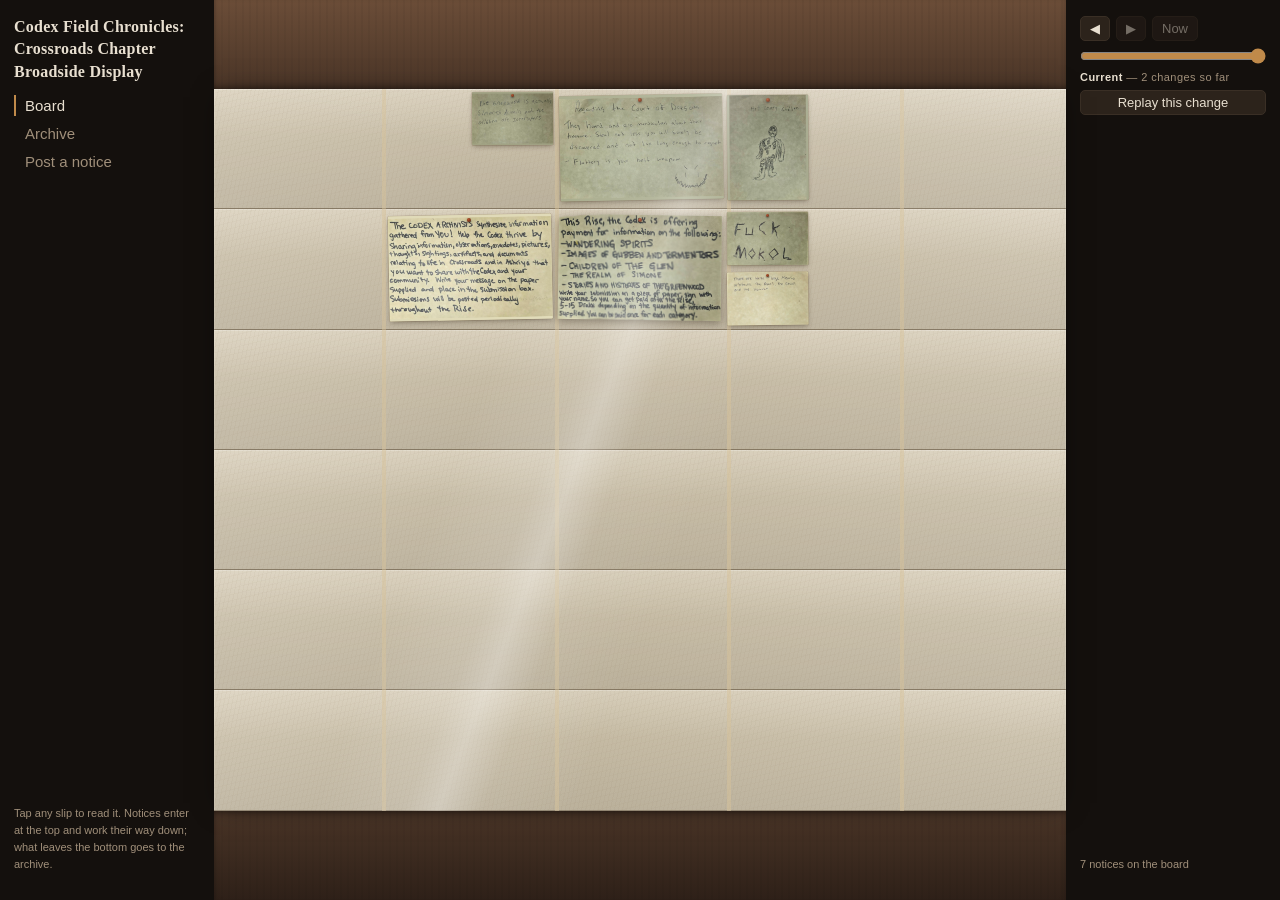
<file: index.html>
<!DOCTYPE html>
<html lang="en">
<head>
<meta charset="utf-8">
<meta name="viewport" content="width=device-width, initial-scale=1, viewport-fit=cover">
<title>Codex Field Chronicles: Crossroads Chapter — Broadside Display</title>
<meta name="description" content="The public noticeboard of the Codex Field Chronicles, Crossroads Chapter.">
<link rel="stylesheet" href="assets/style.css">
<script src="assets/viewport.js"></script>
</head>
<body class="stage-page">

<div class="stage">

  <aside class="siderail left">
    <p class="brand" id="brand"><span class="bline">Codex Field Chronicles:</span><span class="bline">Crossroads Chapter —</span><span class="bline">Broadside Display</span></p>
    <nav class="railnav">
      <a href="index.html" aria-current="page">Board</a>
      <a href="archive.html">Archive</a>
      <a id="submitLink" href="#" hidden>Post a notice</a>
    </nav>
    <div class="railspace"></div>
    <p class="railnote">
      Tap any slip to read it. Notices enter at the top and work their way down;
      what leaves the bottom goes to the archive.
    </p>
  </aside>

  <div class="prop">
    <div class="rail top"></div>
    <div class="field">
      <div class="slats" id="slats"></div>
      <div class="plexi"></div>
    </div>
    <div class="rail bot"></div>
  </div>

  <aside class="siderail right">
    <div class="history" id="history" hidden>
      <div class="hrow">
        <button id="hPrev" title="Earlier state">◀</button>
        <button id="hNext" title="Later state">▶</button>
        <button id="hNow" title="Jump to the current board">Now</button>
      </div>
      <input type="range" id="hRange" min="0" max="1" value="1" aria-label="Board history">
      <div class="hlabel" id="hLabel"></div>
      <button id="replay" title="Play the slat change into this state">Replay this change</button>
    </div>
    <div class="railspace"></div>
    <p class="railnote" id="status"></p>
  </aside>

</div>

<script src="assets/layout.js"></script>
<script src="assets/tone.js"></script>
<script src="assets/slip.js"></script>
<script src="assets/board.js"></script>
</body>
</html>
</file>
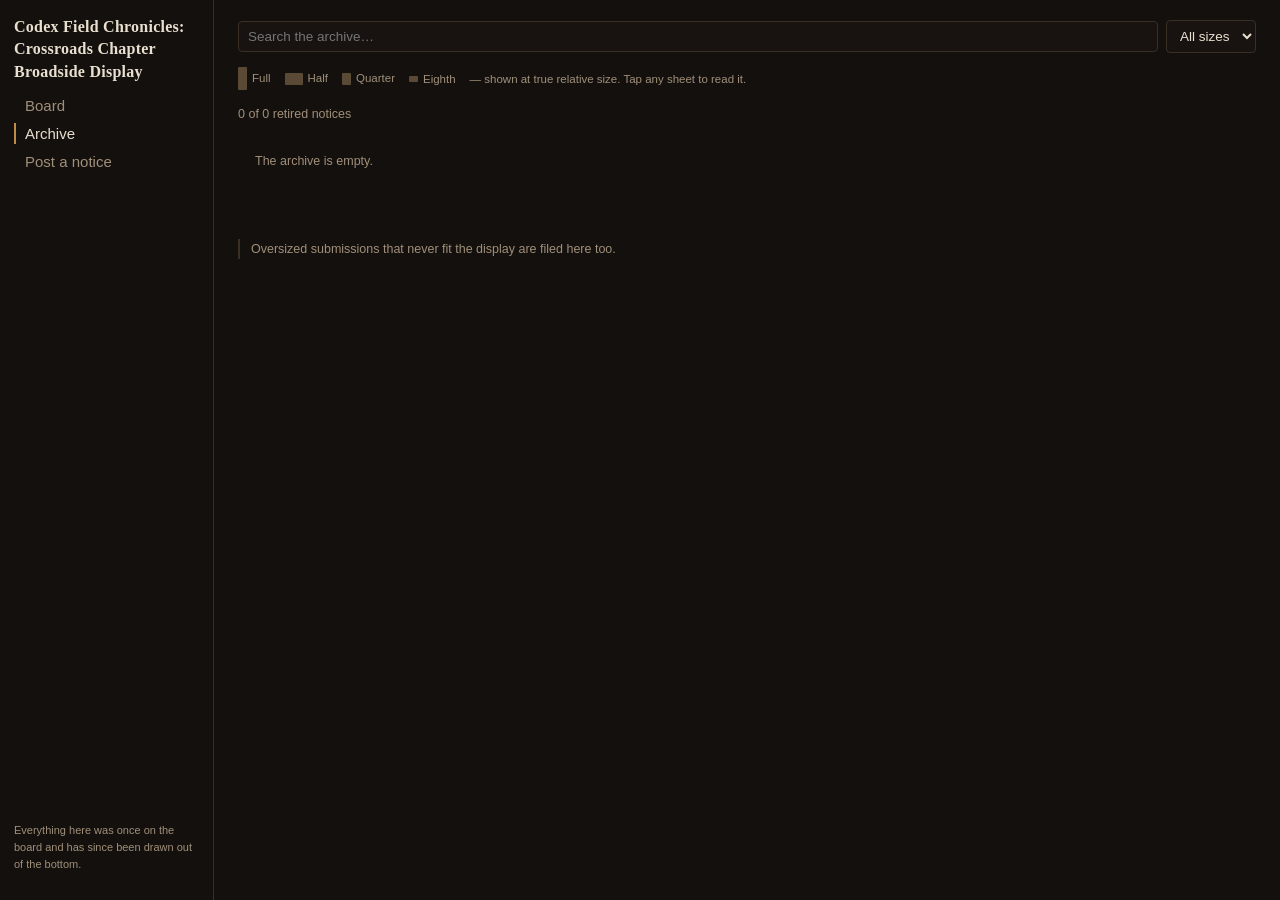
<file: archive.html>
<!DOCTYPE html>
<html lang="en">
<head>
<meta charset="utf-8">
<meta name="viewport" content="width=device-width, initial-scale=1, viewport-fit=cover">
<title>Archive · Codex Field Chronicles, Crossroads Chapter</title>
<link rel="stylesheet" href="assets/style.css">
<script src="assets/viewport.js"></script>
<style>
  .tools{ display:flex; gap:8px; flex-wrap:wrap; align-items:center; margin-bottom:14px; }
  .tools input[type=text]{ flex:1 1 220px; }
  .tools select{ width:auto; flex:0 0 auto; }

  /* Retired slips are shown at their real relative sizes. The grid cell is
     one Eighth — 4.25in x 2.75in — and everything else spans whole cells:
       Eighth  1 x 1      Quarter 1 x 2
       Half    2 x 2      Full    2 x 4
     Type stays the same size on every card, so a bigger sheet genuinely
     holds more rather than the same content shrunk down. */
  :root{ --cell: 132px; }
  @media (max-width:520px){ :root{ --cell: 108px; } }
  #grid{
    display:grid;
    grid-template-columns:repeat(auto-fill, var(--cell));
    grid-auto-rows:calc(var(--cell) * 0.647059);   /* 2.75 ÷ 4.25 */
    grid-auto-flow:row dense;
    gap:10px;
    justify-content:center;
  }
  .acard{
    position:relative; overflow:hidden; cursor:pointer; text-align:left;
    background:linear-gradient(158deg,var(--paper),var(--paper-2) 70%,#ddd0b2);
    color:var(--ink); font-family:var(--serif);
    padding:9px 10px 10px; border:0; border-radius:2px;
    box-shadow:0 3px 10px -4px rgba(0,0,0,.7);
    display:flex; flex-direction:column;
  }
  .acard:focus-visible{ outline:2px solid var(--accent); outline-offset:2px; }
  .acard.sz-eighth { grid-column:span 1; grid-row:span 1; padding:6px 7px 7px; }
  .acard.sz-quarter{ grid-column:span 1; grid-row:span 2; }
  .acard.sz-half   { grid-column:span 2; grid-row:span 2; }
  .acard.sz-full   { grid-column:span 2; grid-row:span 4; }

  .acard .ameta{ flex:0 0 auto; font-family:var(--sans); font-size:9px; letter-spacing:.10em;
                 text-transform:uppercase; color:var(--ink-soft); }
  .acard h3{ flex:0 0 auto; margin:3px 0 4px; font-size:13.5px; font-weight:600; line-height:1.25; }
  .acard p{ flex:1 1 auto; margin:0; font-size:12px; line-height:1.45;
            color:var(--ink-soft); white-space:pre-wrap; overflow:hidden; min-height:0; }
  /* Type is deliberately identical on every card. A smaller sheet holds less
     — it does not hold the same thing shrunk down. Overflow is clipped with
     a fade and the whole notice is a tap away. */
  .acard.has-img{ padding:0; background:var(--slip-paper, var(--paper)); }
  .acard.has-img img{ position:absolute; inset:0; width:100%; height:100%;
                      object-fit:contain; object-position:center; }
  /* a cut-out is its own sheet here too — no parchment card behind it */
  .acard.bare{ background:none; box-shadow:none; overflow:visible; }
  .acard.bare img{ inset:0; width:100%; height:100%;
                   filter:drop-shadow(0 3px 8px rgba(0,0,0,.6)); }
  /* anything clipped fades out rather than being cut mid-letter */
  .acard:not(.has-img)::after{
    content:""; position:absolute; left:0; right:0; bottom:0; height:16px;
    background:linear-gradient(180deg, rgba(233,222,196,0), rgba(230,219,192,.95));
    pointer-events:none;
  }
  .legend{ display:flex; gap:14px; flex-wrap:wrap; align-items:center;
           font-size:11.5px; color:var(--dim); margin:0 0 14px; }
  .legend i{ display:inline-block; background:#5a4a35; vertical-align:middle;
             margin-right:5px; border-radius:1px; }
</style>
</head>
<body>
<div class="railpage">

  <aside class="siderail left">
    <p class="brand" id="brand"><span class="bline">Codex Field Chronicles:</span><span class="bline">Crossroads Chapter —</span><span class="bline">Broadside Display</span></p>
    <nav class="railnav">
      <a href="index.html">Board</a>
      <a href="archive.html" aria-current="page">Archive</a>
      <a id="submitLink" href="#" hidden>Post a notice</a>
    </nav>
    <div class="railspace"></div>
    <p class="railnote">
      Everything here was once on the board and has since been drawn out of the bottom.
    </p>
  </aside>

  <div class="pagebody">

  <div class="tools">
    <input type="text" id="q" placeholder="Search the archive…" aria-label="Search the archive">
    <select id="sizeFilter" aria-label="Filter by size">
      <option value="">All sizes</option>
      <option value="full">Full</option>
      <option value="half">Half</option>
      <option value="quarter">Quarter</option>
      <option value="eighth">Eighth</option>
    </select>
  </div>

  <p class="legend">
    <span><i style="width:9px;height:23px"></i>Full</span>
    <span><i style="width:18px;height:12px"></i>Half</span>
    <span><i style="width:9px;height:12px"></i>Quarter</span>
    <span><i style="width:9px;height:6px"></i>Eighth</span>
    <span>— shown at true relative size. Tap any sheet to read it.</span>
  </p>

  <p id="count" class="muted" style="margin:0 0 14px"></p>
  <div id="grid"></div>

  <p class="note">
    Oversized submissions that never fit the display are filed here too.
  </p>

  </div>
</div>
<script src="assets/layout.js"></script>
<script src="assets/tone.js"></script>
<script src="assets/slip.js"></script>
<script src="assets/archive.js"></script>
</body>
</html>
</file>
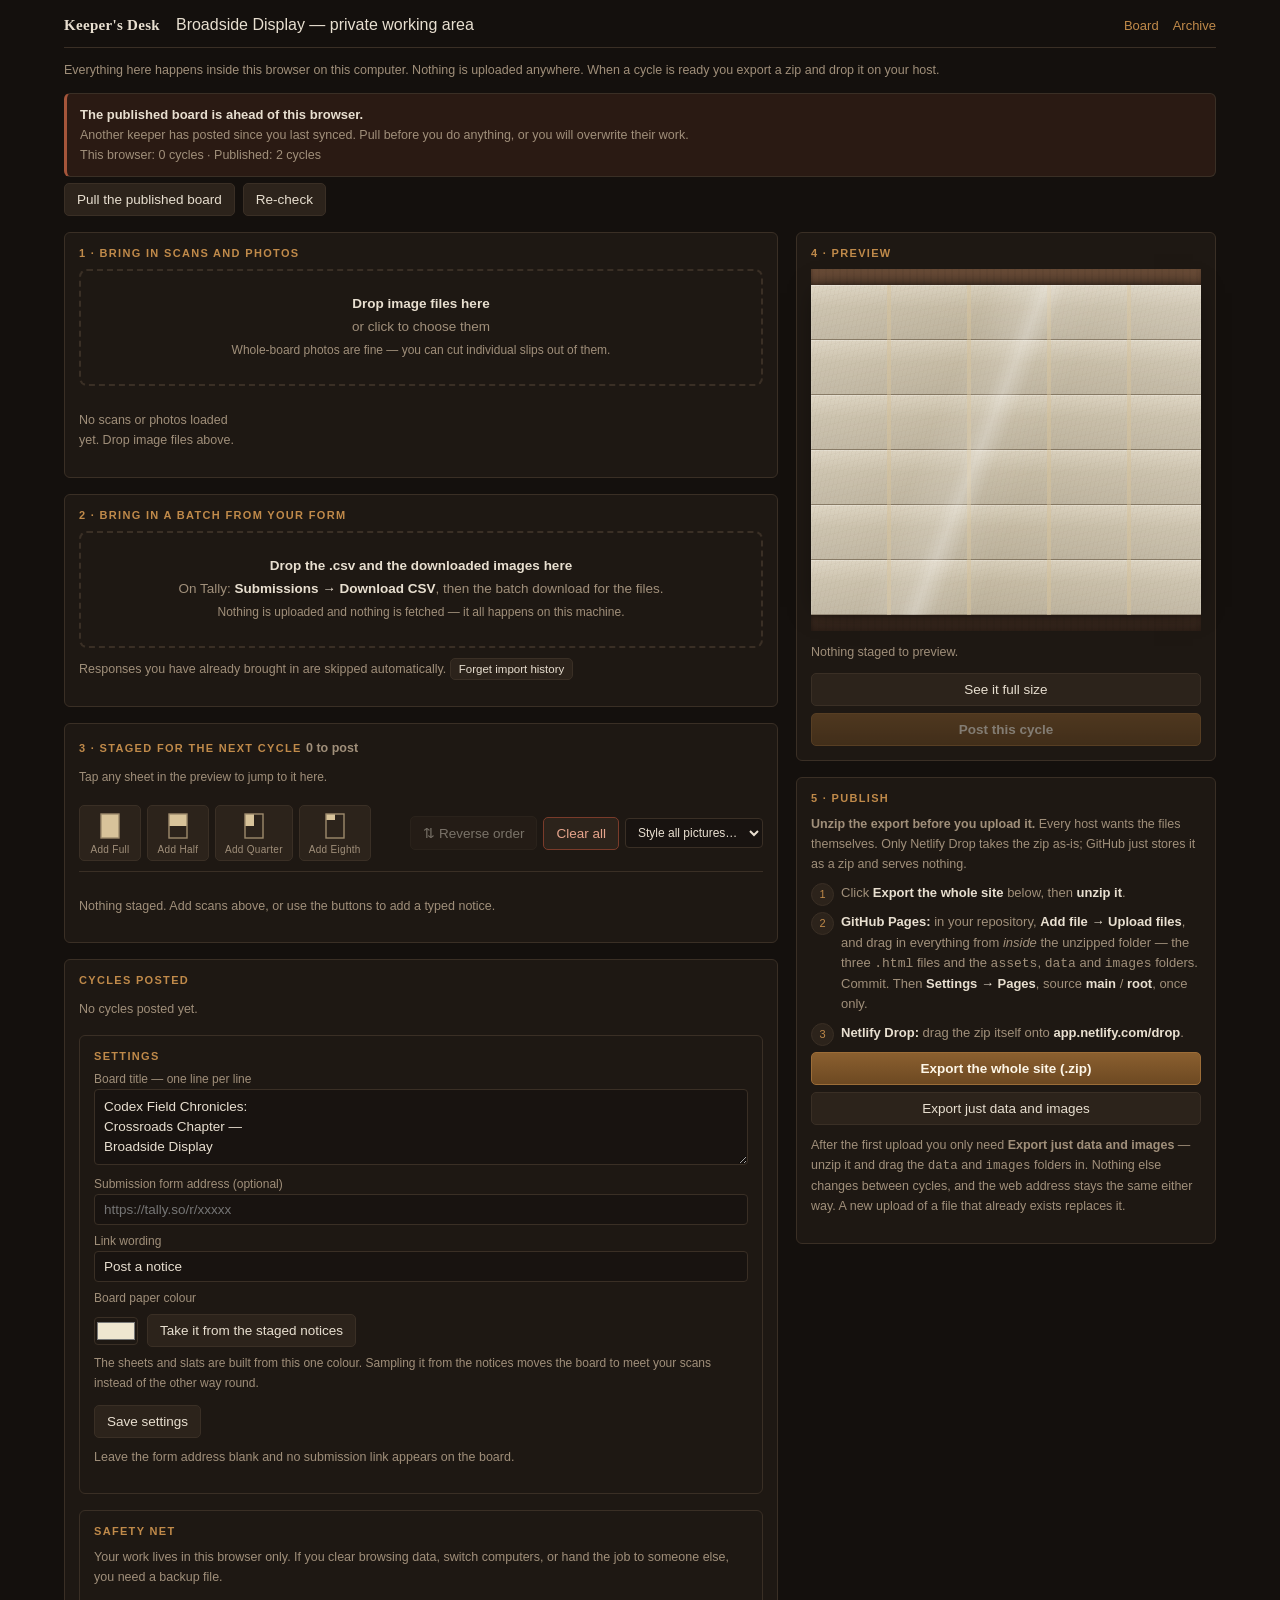
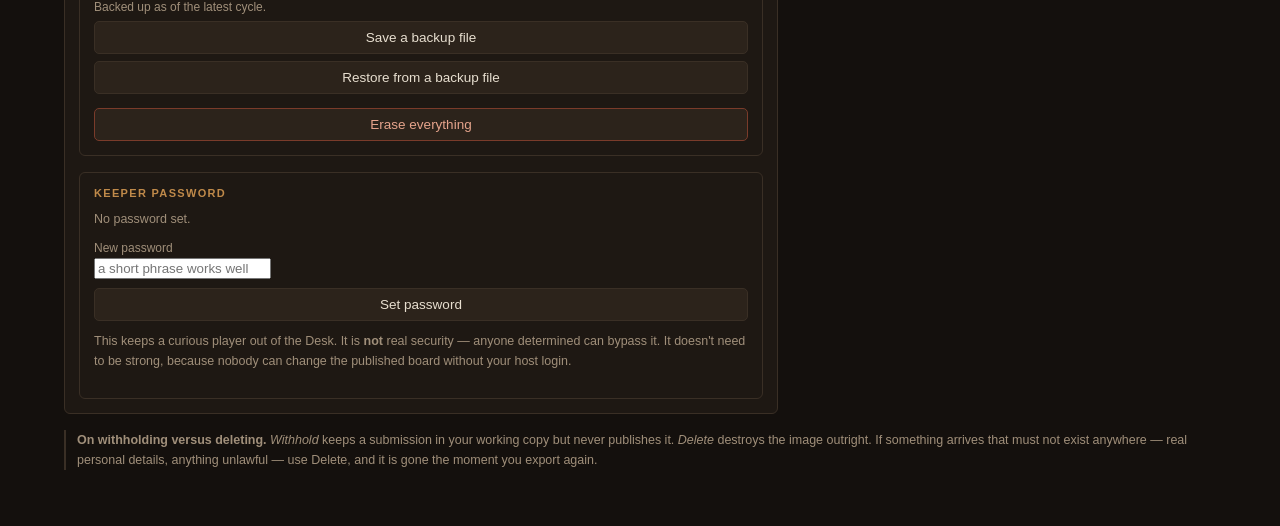
<file: keeper.html>
<!DOCTYPE html>
<html lang="en">
<head>
<meta charset="utf-8">
<meta name="viewport" content="width=device-width, initial-scale=1, viewport-fit=cover">
<title>Keeper's Desk · Broadside Display</title>
<meta name="robots" content="noindex, nofollow">
<link rel="stylesheet" href="assets/style.css">
<script src="assets/viewport.js"></script>
<style>
  .cols{ display:grid; gap:18px; grid-template-columns:1fr; }
  @media (min-width:1000px){ .cols{ grid-template-columns:1fr 420px; align-items:start; } }

  .drop{
    display:block; width:100%;
    border:2px dashed var(--line); border-radius:8px; padding:22px 16px;
    text-align:center; color:var(--dim); font-size:13.5px; cursor:pointer;
    line-height:1.7; transition:border-color .15s, background .15s;
  }
  .drop.hot{ border-color:var(--accent); background:#241c15; color:var(--text); }
  .drop b{ color:var(--text); }

  #sources{ display:grid; gap:10px; grid-template-columns:repeat(auto-fill,minmax(160px,1fr)); margin-top:12px; }
  .src{ background:#181310; border:1px solid var(--line); border-radius:6px; padding:8px; }
  .src img{ width:100%; height:110px; object-fit:cover; border-radius:3px; display:block; background:#000; }
  .srcname{ font-size:11px; color:var(--dim); margin:6px 0; word-break:break-all; }
  .src .row button{ font-size:11.5px; padding:5px 7px; }

  .qitem{ display:flex; gap:11px; padding:11px; border:1px solid var(--line);
          border-radius:6px; background:#181310; margin-bottom:10px; align-items:flex-start; }
  .qitem.off{ opacity:.45; }
  .qitem.dragging{ opacity:.4; }
  .qitem.over-a{ box-shadow:0 -3px 0 -1px var(--accent); }
  .qitem.over-b{ box-shadow:0 3px 0 -1px var(--accent); }
  .qgrip{ flex:0 0 14px; display:flex; flex-direction:column; justify-content:center;
          gap:3px; align-self:stretch; cursor:grab; padding-top:2px; }
  .qgrip span{ display:block; height:2px; border-radius:1px; background:var(--line); }
  .qitem:hover .qgrip span{ background:#5c4a37; }
  .qthumb{ flex:0 0 82px; height:104px; background:#0d0a08; border-radius:3px;
           display:flex; align-items:center; justify-content:center; overflow:hidden;
           border:1px dashed var(--line); font-size:11px; letter-spacing:.08em;
           text-transform:uppercase; }
  .qthumb img{ width:100%; height:100%; object-fit:cover; }
  .qbody{ flex:1 1 auto; min-width:0; display:flex; flex-direction:column; gap:6px; }
  .qbody .row button{ font-size:11.5px; padding:5px 8px; }
  .mrow{ display:flex; align-items:center; gap:7px; flex-wrap:wrap; }
  .mlab{ font-size:11px; color:var(--dim); letter-spacing:.04em;
         text-transform:uppercase; flex:0 0 auto; }
  .mrow input[type=range]{ flex:1 1 90px; min-width:80px; accent-color:var(--accent); margin:0; }
  .mval{ font-size:11.5px; color:var(--text); font-variant-numeric:tabular-nums;
         min-width:38px; text-align:right; }
  button.tiny{ font-size:10.5px; padding:3px 7px; }
  .oflow{ font-size:11px; color:#e0a05a; flex:0 0 auto; }
  .oflow::before{ content:"⚠ "; }

  .srow{ display:flex; align-items:center; gap:7px; flex-wrap:wrap; }
  .srow select{ width:auto; flex:0 1 150px; font-size:12.5px; padding:5px 7px; }
  .srow input[type=range]{ flex:1 1 80px; min-width:70px; accent-color:var(--accent); margin:0; }
  .srow .busy{ font-size:11px; color:var(--accent); display:none; }
  .qitem.working .srow .busy{ display:inline; }
  .qitem.working{ opacity:.7; }
  .addbar select{ width:auto; flex:0 0 auto; font-size:12px; padding:6px 8px; }

  /* The staged list scrolls inside its own box and the preview sticks, so
     the two stay side by side however long the list gets. */
  .queuebox{
    max-height:min(62vh, 720px); overflow-y:auto; overscroll-behavior:contain;
    padding-right:4px; margin-right:-4px;
  }
  .queuebox:empty{ max-height:none; }
  .qitem.found{
    outline:2px solid var(--accent); outline-offset:2px;
    animation:foundflash 1.6s ease-out;
  }
  @keyframes foundflash{
    0%,55%{ background:#2f2417; } 100%{ background:#181310; }
  }
  /* The whole right-hand column sticks and scrolls within itself, so the
     preview is on screen no matter how far down the left side you are. A
     sticky panel on its own does not work: later panels slide underneath it. */
  @media (min-width:1000px){
    /* Short enough to pin outright: preview and publish only. Giving it its
       own scrollbar instead would let the preview slide out of its own column,
       which is the thing this is here to prevent. */
    .colright{ position:sticky; top:12px; align-self:start; }
  }
  /* the preview's slips are clickable now — say so */
  #pvSlats .slip{ cursor:pointer; }

  .backupnag{ font-size:12px; color:var(--dim); margin:9px 0 0; }
  .backupnag.warn{ color:var(--accent); }
  .backupnag.bad{ color:#e0a05a; font-weight:600; }

  .crow{ display:flex; justify-content:space-between; align-items:center; gap:10px;
         font-size:13px; padding:7px 0; border-bottom:1px solid var(--line); }
  .crow:last-child{ border-bottom:0; }

  .pv{ position:relative; }
  .pvprop{ width:100%; height:auto; margin:0; }
  .pvprop .rail{ flex:0 0 16px; min-height:16px; }
  .pv .field{ aspect-ratio:var(--board-ar); container-type:inline-size; }

  .toast{
    position:fixed; left:50%; bottom:20px; transform:translateX(-50%) translateY(20px);
    background:#2c231b; color:var(--text); border:1px solid var(--line);
    border-radius:6px; padding:11px 16px; font-size:13.5px; max-width:min(560px,92vw);
    opacity:0; pointer-events:none; transition:opacity .2s, transform .2s; z-index:300;
    box-shadow:0 10px 30px -10px rgba(0,0,0,.9);
  }
  .toast.show{ opacity:1; transform:translateX(-50%) translateY(0); }
  .toast.bad{ border-color:#7a3b2a; color:#e8b199; }

  .cropdlg{ position:fixed; inset:0; background:rgba(8,6,4,.92); z-index:250;
            display:none; align-items:center; justify-content:center; padding:16px; }
  .cropdlg.open{ display:flex; }
  .cropinner{ max-width:min(940px,96vw); max-height:94dvh; overflow:auto;
              background:var(--panel); border:1px solid var(--line);
              border-radius:8px; padding:14px; }
  #cropCanvas{ display:block; max-width:100%; cursor:crosshair; touch-action:none;
               background:#000; border-radius:3px; }
  .cropbar{ display:flex; gap:8px; align-items:center; margin-top:11px; flex-wrap:wrap; }

  /* --- preparing a picture: trim, shape, edges, tone --- */
  #prepCanvas{ display:block; max-width:100%; touch-action:none;
               background:#1b1610; border-radius:3px; margin:0 auto; }
  .prepbar{ display:flex; gap:8px; align-items:center; flex-wrap:wrap; }
  .prepbar.top{ margin:0 0 10px; }
  .prepbar.bot{ margin:11px 0 0; }
  .prepbar .spacer{ flex:1 1 auto; }
  /* display:flex beats the hidden attribute — say so explicitly */
  .prepbar[hidden]{ display:none; }
  .prepbar button.on{
    background:var(--accent); border-color:var(--accent); color:#1b140c; font-weight:600;
  }
  .prepbar button:disabled{ opacity:.42; cursor:default; }
  .prephint{ font-size:12.5px; color:var(--dim); line-height:1.5; margin:9px 0 0; }
  #brushSize{ width:120px; }
  #brushSizeVal{ font-size:12px; color:var(--dim); min-width:44px; }
  #toneAmt, #toneContrast{ width:110px; accent-color:var(--accent); }
  #prepSize{ width:auto; flex:0 0 auto; font-size:12.5px; padding:5px 7px; }
  #cropAngle{ width:150px; accent-color:var(--accent); }
  #cropAngleVal{ font-size:12px; color:var(--dim); min-width:44px;
                 font-variant-numeric:tabular-nums; }
  .prepbar .chk{ display:flex; align-items:center; gap:5px; font-size:12px; color:var(--dim); }
  .prepbar .chk input{ accent-color:var(--accent); margin:0; }
  #toneAmtVal{ font-size:12px; color:var(--dim); min-width:40px; }
  .prepsep{ width:1px; align-self:stretch; background:var(--line); margin:0 3px; }
  .swatchrow{ display:flex; align-items:center; gap:9px; flex-wrap:wrap; margin:8px 0 0; }
  .swatchrow input[type=color]{ width:44px; height:28px; padding:0; border:1px solid var(--line);
                                border-radius:4px; background:none; cursor:pointer; flex:0 0 auto; }

  .steps{ counter-reset:s; padding:0; margin:0; list-style:none; }
  .steps li{ counter-increment:s; position:relative; padding-left:30px; margin-bottom:9px;
             font-size:13px; line-height:1.55; color:var(--dim); }
  .steps li::before{
    content:counter(s); position:absolute; left:0; top:0; width:21px; height:21px;
    border-radius:50%; background:#2c231b; border:1px solid var(--line);
    color:var(--accent); font-size:11px; display:flex; align-items:center; justify-content:center;
  }
  .steps b{ color:var(--text); }

  /* sticky so you can rattle off several notices while scrolling a long list */
  .addbar{
    position:sticky; top:0; z-index:5; margin:0 0 11px;
    background:var(--panel); padding:9px 0 10px;
    border-bottom:1px solid var(--line);
    display:flex; gap:6px; flex-wrap:wrap; align-items:center;
  }
  .addbar button[data-add]{
    display:flex; flex-direction:column; align-items:center; gap:3px;
    padding:6px 9px 5px; min-width:62px; line-height:1;
  }
  .addbar button[data-add] .nm{ font-size:10px; color:var(--dim); letter-spacing:.03em; }
  .addbar button[data-add]:hover .nm{ color:var(--text); }
  .addbar button[data-add] svg .sheet{ fill:none; stroke:#9d8a6c; stroke-width:1.4; }
  .addbar button[data-add] svg .ink{ fill:#d8c39a; }
  .addbar .spacer{ flex:1 1 auto; }

  .editbanner{
    background:#2a2015; border:1px solid var(--accent); border-radius:6px;
    padding:10px 12px; margin:0 0 11px; font-size:13px; color:var(--text);
    display:flex; gap:10px; align-items:center; flex-wrap:wrap;
  }
  .editbanner .spacer{ flex:1 1 auto; }
  .crow.editing{ background:#2a2015; margin:0 -6px; padding:7px 6px; border-radius:4px; }

  .gate{
    position:fixed; inset:0; z-index:400; background:#14100d;
    display:flex; align-items:center; justify-content:center; padding:20px;
  }
  /* A CSS display rule beats the `hidden` attribute, so say it explicitly.
     Without this the invisible gate still swallows every click on the page. */
  .gate[hidden]{ display:none; }
  .gate .box{ max-width:400px; width:100%; }
  .gate h2{ font-family:var(--serif); font-size:19px; margin:0 0 8px; font-weight:600; }
  .gate p{ font-size:13px; color:var(--dim); line-height:1.6; margin:0 0 14px; }
  .gate input{ margin-bottom:9px; }
  #gateMsg{ font-size:12.5px; color:var(--accent); min-height:1.2em; }
  body:not(.unlocked) .wrap{ display:none; }
  body.noscroll{ overflow:hidden; }

  .syncbox{
    border:1px solid var(--line); border-left-width:3px; border-radius:6px;
    padding:11px 13px; margin:0 0 10px; font-size:13px; line-height:1.55;
    background:var(--panel);
  }
  .syncbox.ok  { border-left-color:#5d7a4a; }
  .syncbox.warn{ border-left-color:var(--accent); }
  .syncbox.bad { border-left-color:#a5553a; background:#2a1a13; }
  .syncbox b{ color:var(--text); }

  .fullpv{ position:fixed; inset:0; z-index:220; background:var(--bg); }
  .fullpv[hidden]{ display:none; }
  .fullpv .stage{ height:var(--vph, 100dvh); }

  .mapgrid{ display:grid; gap:8px 12px; grid-template-columns:repeat(auto-fit,minmax(180px,1fr));
            margin-bottom:12px; }
  .mapgrid .fld{ margin:0; }
  .impsum{ font-size:12.5px; color:var(--dim); line-height:1.65; margin-bottom:11px; }
  .impsum b{ color:var(--text); }
  .impsum i{ color:var(--text); font-style:normal; }
  .imptable{ font-size:12px; border:1px solid var(--line); border-radius:5px;
             overflow:hidden; margin-bottom:12px; }
  .improw{ display:grid; grid-template-columns:34px 68px 82px 1fr 110px 128px;
           gap:8px; padding:6px 9px; border-bottom:1px solid var(--line); align-items:center; }
  .improw:last-child{ border-bottom:0; }
  .improw span{ overflow:hidden; text-overflow:ellipsis; white-space:nowrap; }
  .improw.head{ background:#241c15; color:var(--accent); font-size:10.5px;
                letter-spacing:.08em; text-transform:uppercase; }
  .improw.bad span:last-child{ color:#e0a05a; }
  @media (max-width:700px){ .improw{ grid-template-columns:28px 1fr 1fr; }
                            .improw span:nth-child(n+4){ display:none; } }
</style>
</head>
<body>

<div class="gate" id="gate" hidden>
  <div class="box panel">
    <h2>Keeper's Desk</h2>
    <p>This page is for keepers. Enter the password to continue.</p>
    <input type="password" id="gatePass" autocomplete="current-password" placeholder="Password">
    <button class="primary wide" id="gateGo">Unlock</button>
    <p id="gateMsg" style="margin:10px 0 0"></p>
  </div>
</div>

<div class="wrap">

  <header class="mast">
    <h1>Keeper's Desk</h1>
    <span class="sub">Broadside Display — private working area</span>
    <nav>
      <a href="index.html">Board</a>
      <a href="archive.html">Archive</a>
    </nav>
  </header>

  <p class="muted" style="margin-top:-4px">
    Everything here happens inside this browser on this computer. Nothing is uploaded anywhere.
    When a cycle is ready you export a zip and drop it on your host.
  </p>

  <div class="syncbox" id="syncBox">Checking the published board…</div>
  <div class="row" style="margin:-4px 0 16px">
    <button id="pullBtn" hidden></button>
    <button id="recheckBtn">Re-check</button>
  </div>

  <div class="cols">
    <div>

      <div class="panel">
        <h2>1 · Bring in scans and photos</h2>
        <label class="drop" id="drop" for="pick">
          <b>Drop image files here</b><br>or click to choose them<br>
          <span style="font-size:12px">Whole-board photos are fine — you can cut individual slips out of them.</span>
        </label>
        <input type="file" id="pick" accept="image/*" multiple hidden>
        <div id="sources"></div>
      </div>

      <div class="panel" style="margin-top:16px">
        <h2>2 · Bring in a batch from your form</h2>
        <label class="drop" id="impDrop" for="impPick">
          <b>Drop the .csv and the downloaded images here</b><br>
          On Tally: <b>Submissions → Download CSV</b>, then the batch download for the files.<br>
          <span style="font-size:12px">Nothing is uploaded and nothing is fetched — it all happens on this machine.</span>
        </label>
        <input type="file" id="impPick" accept=".csv,text/csv,image/*" multiple hidden>
        <div id="importPanel" hidden style="margin-top:12px">
          <div id="importBody"></div>
        </div>
        <p class="muted" style="margin-top:10px">
          Responses you have already brought in are skipped automatically.
          <button id="forgetImports" style="font-size:11.5px;padding:4px 8px">Forget import history</button>
        </p>
      </div>

      <div class="panel" style="margin-top:16px">
        <h2>3 · Staged for the next cycle <span class="muted" id="queueCount" style="text-transform:none;letter-spacing:0"></span></h2>
        <p class="muted" style="font-size:12px;margin:0 0 9px">
          Tap any sheet in the preview to jump to it here.</p>
        <div class="addbar">
          <button data-add="full"></button>
          <button data-add="half"></button>
          <button data-add="quarter"></button>
          <button data-add="eighth"></button>
          <span class="spacer"></span>
          <button id="reverseBtn" title="Flip the list — last in becomes first placed">⇅ Reverse order</button>
          <button id="clearStaged" class="danger" title="Remove everything staged">Clear all</button>
          <select id="styleAll" title="Set one style on every staged picture at once">
            <option value="">Style all pictures…</option>
          </select>
        </div>
        <div class="editbanner" id="editBanner" hidden>
          <span id="editBannerText"></span>
          <span class="spacer"></span>
          <button id="cancelEdit">Cancel edit</button>
        </div>
        <div id="queue" class="queuebox"></div>
      </div>

      <div class="panel" style="margin-top:16px">
        <h2>Cycles posted</h2>
        <div id="cycles"></div>
      <div class="panel" style="margin-top:16px">
        <h2>Settings</h2>
        <label class="fld"><span>Board title — one line per line</span>
          <textarea id="cfgTitle" rows="3" style="min-height:0"></textarea></label>
        <label class="fld"><span>Submission form address (optional)</span>
          <input type="url" id="cfgUrl" placeholder="https://tally.so/r/xxxxx"></label>
        <label class="fld"><span>Link wording</span><input type="text" id="cfgLabel" placeholder="Post a notice"></label>
        <label class="fld"><span>Board paper colour</span></label>
        <div class="swatchrow">
          <input type="color" id="cfgPaper" value="#efe6d0" aria-label="Board paper colour">
          <button id="boardFromNotices">Take it from the staged notices</button>
        </div>
        <p class="muted" style="font-size:12px;margin:7px 0 12px">
          The sheets and slats are built from this one colour. Sampling it from the notices
          moves the board to meet your scans instead of the other way round.
        </p>
        <button id="saveCfg">Save settings</button>
        <p class="muted" style="margin-top:9px">
          Leave the form address blank and no submission link appears on the board.
        </p>
      </div>

      <div class="panel" style="margin-top:16px">
        <h2>Safety net</h2>
        <p class="muted" style="margin-top:0">
          Your work lives in this browser only. If you clear browsing data, switch computers, or
          hand the job to someone else, you need a backup file.
        </p>
        <p class="backupnag" id="backupNag"></p>
        <button class="wide" id="backup" style="margin-top:7px">Save a backup file</button>
        <label class="btn wide" style="display:block;text-align:center;margin-top:7px" for="restore">Restore from a backup file</label>
        <input type="file" id="restore" accept="application/json,.json" hidden>
        <button class="wide danger" id="wipe" style="margin-top:14px">Erase everything</button>
      </div>

      <div class="panel" style="margin-top:16px">
        <h2>Keeper password</h2>
        <p class="muted" style="margin-top:0" id="lockState"></p>
        <label class="fld"><span>New password</span>
          <input type="password" id="newPass" autocomplete="new-password" placeholder="a short phrase works well"></label>
        <button class="wide" id="setPass">Set password</button>
        <button class="wide danger" id="clearLock" style="margin-top:7px" hidden>Remove password</button>
        <p class="muted" style="margin-top:10px">
          This keeps a curious player out of the Desk. It is <b>not</b> real security —
          anyone determined can bypass it. It doesn't need to be strong, because nobody
          can change the published board without your host login.
        </p>
      </div>
      </div>

    </div>

    <div class="colright">
      <div class="panel pv" id="pvPanel">
        <h2>4 · Preview</h2>
        <div class="prop pvprop">
          <div class="rail top"></div>
          <div class="field">
            <div class="slats" id="pvSlats"></div>
            <div class="plexi"></div>
          </div>
          <div class="rail bot"></div>
        </div>
        <p class="muted" id="previewInfo" style="margin:11px 0 0"></p>
        <button class="wide" id="fullPvBtn" style="margin-top:11px">See it full size</button>
        <button class="primary wide" id="postBtn" style="margin-top:7px" disabled>Post this cycle</button>
      </div>

      <div class="panel" style="margin-top:16px">
        <h2>5 · Publish</h2>
        <p class="muted" style="margin:0 0 9px">
          <b>Unzip the export before you upload it.</b> Every host wants the files themselves.
          Only Netlify Drop takes the zip as-is; GitHub just stores it as a zip and serves nothing.
        </p>
        <ol class="steps">
          <li>Click <b>Export the whole site</b> below, then <b>unzip it</b>.</li>
          <li><b>GitHub Pages:</b> in your repository, <b>Add file → Upload files</b>, and drag in
              everything from <em>inside</em> the unzipped folder — the three <code>.html</code>
              files and the <code>assets</code>, <code>data</code> and <code>images</code> folders.
              Commit. Then <b>Settings → Pages</b>, source <b>main</b> / <b>root</b>, once only.</li>
          <li><b>Netlify Drop:</b> drag the zip itself onto <b>app.netlify.com/drop</b>.</li>
        </ol>
        <button class="primary wide" id="exportSite">Export the whole site (.zip)</button>
        <button class="wide" id="exportData" style="margin-top:7px">Export just data and images</button>
        <p class="muted" style="margin-top:10px">
          After the first upload you only need <b>Export just data and images</b> — unzip it and
          drag the <code>data</code> and <code>images</code> folders in. Nothing else changes
          between cycles, and the web address stays the same either way.
          A new upload of a file that already exists replaces it.
        </p>
      </div>

    </div>
  </div>

  <p class="note">
    <b>On withholding versus deleting.</b> <em>Withhold</em> keeps a submission in your working copy
    but never publishes it. <em>Delete</em> destroys the image outright. If something arrives that must
    not exist anywhere — real personal details, anything unlawful — use Delete, and it is gone the
    moment you export again.
  </p>

</div>

<div class="cropdlg" id="cropDlg">
  <div class="cropinner">
    <p class="muted" style="margin:0 0 9px">
      Drag a rectangle around one slip, then <b>Cut this out</b>. Repeat for each slip on the sheet.
    </p>
    <canvas id="cropCanvas"></canvas>
    <div class="cropbar">
      <button class="primary" id="cropTake" disabled>Cut this out</button>
      <button id="cropClose">Done</button>
      <span class="muted">Each cut becomes a staged slip you can size and label.</span>
    </div>
  </div>
</div>

<div class="cropdlg" id="prepDlg">
  <div class="cropinner">
    <div class="prepbar top">
      <button id="tool-crop">1 · Corners</button>
      <button id="tool-edges">2 · Edges</button>
      <button id="tool-tone">3 · Tone</button>
      <div class="prepsep"></div>

      <span id="opts-crop" class="prepbar" hidden>
        <label for="prepSize" class="muted" style="font-size:12px">Size</label>
        <select id="prepSize" title="Pick the size first, then crop to fit it">
          <option value="full">Full</option>
          <option value="half">Half</option>
          <option value="quarter">Quarter</option>
          <option value="eighth">Eighth</option>
        </select>
        <button class="primary" id="prepCrop">Straighten to this</button>
        <button id="cropRefind">Find it again</button>
        <button id="turnLeft" title="Turn the picture a quarter turn anticlockwise">⟲</button>
        <button id="turnRight" title="Turn the picture a quarter turn clockwise">⟳</button>
        <label class="chk"><input type="checkbox" id="cropLock" checked> Fit that size</label>
      </span>

      <span id="opts-edges" class="prepbar" hidden>
        <button id="brushErase" class="on">Rub out</button>
        <button id="brushRestore">Put back</button>
        <label for="brushSize" class="muted" style="font-size:12px">Size</label>
        <input type="range" id="brushSize" min="6" max="140" step="2" value="26">
        <span id="brushSizeVal">26px</span>
      </span>

      <span id="opts-tone" class="prepbar" hidden>
        <label for="toneAmt" class="muted" style="font-size:12px">Toward the board</label>
        <input type="range" id="toneAmt" min="0" max="100" step="5" value="60">
        <span id="toneAmtVal">60%</span>
        <label for="toneContrast" class="muted" style="font-size:12px">Contrast</label>
        <input type="range" id="toneContrast" min="-40" max="40" step="5" value="0">
      </span>

      <div class="spacer"></div>
      <button id="prepReset">Start over</button>
    </div>

    <canvas id="prepCanvas"></canvas>

    <p class="prephint">
      <b>Pick the size first</b>, then crop to fit it. Put the four handles on the real corners of
      the paper — <b>they do not have to make a rectangle</b>. A sheet photographed from an angle is
      a wonky quadrilateral, and <b>Straighten to this</b> maps it back onto a true rectangle, so
      what lands on the board is the square sheet it was before the camera got hold of it. The Desk
      places the handles for you, so most notices need nothing but the button. <b>Fit that size</b>
      pads the result out to the chosen size's proportions with the sheet's own paper colour, so it
      fills its place on the board exactly. <b>Nothing inside your selection is ever cropped away
      or stretched</b> — if a lot of the slip comes out blank, that is a sign the size is wrong for
      this sheet, and the Desk will say so. <b>Edges</b> brushes off a thumb or a shadow that
      survived; <b>Tone</b> settles the paper's colour against the board.
    </p>

    <div class="prepbar bot">
      <button class="primary" id="prepSave">Save</button>
      <button id="prepSkip" hidden>Skip this one</button>
      <button id="prepStop" hidden>Stop — leave the rest</button>
      <div class="spacer"></div>
      <span class="muted" id="prepWhich" style="font-size:12px"></span>
      <button id="prepClose">Close</button>
    </div>
  </div>
</div>

<div class="fullpv" id="fullPv" hidden>
  <div class="stage">
    <aside class="siderail left">
      <p class="brand" id="fpBrand"></p>
      <div class="railspace"></div>
      <p class="railnote" id="fpNote"></p>
    </aside>
    <div class="prop">
      <div class="rail top"></div>
      <div class="field">
        <div class="slats" id="fpSlats"></div>
        <div class="plexi"></div>
      </div>
      <div class="rail bot"></div>
    </div>
    <aside class="siderail right">
      <div class="row" style="flex-direction:column">
        <button id="fpPlay">Play the change</button>
        <button class="primary" id="fpClose">Back to the desk</button>
      </div>
      <div class="railspace"></div>
      <p class="railnote">This is the real board layout at real proportions —
        exactly what visitors will see. Tap a slip to read it.</p>
    </aside>
  </div>
</div>

<div class="toast" id="toast"></div>

<script src="assets/layout.js"></script>
<script src="assets/slip.js"></script>
<script src="assets/bulk.js"></script>
<script src="assets/geom.js"></script>
<script src="assets/tone.js"></script>
<script src="assets/filters.js"></script>
<script src="assets/zip.js"></script>
<script src="assets/keeper.js"></script>
</body>
</html>
</file>
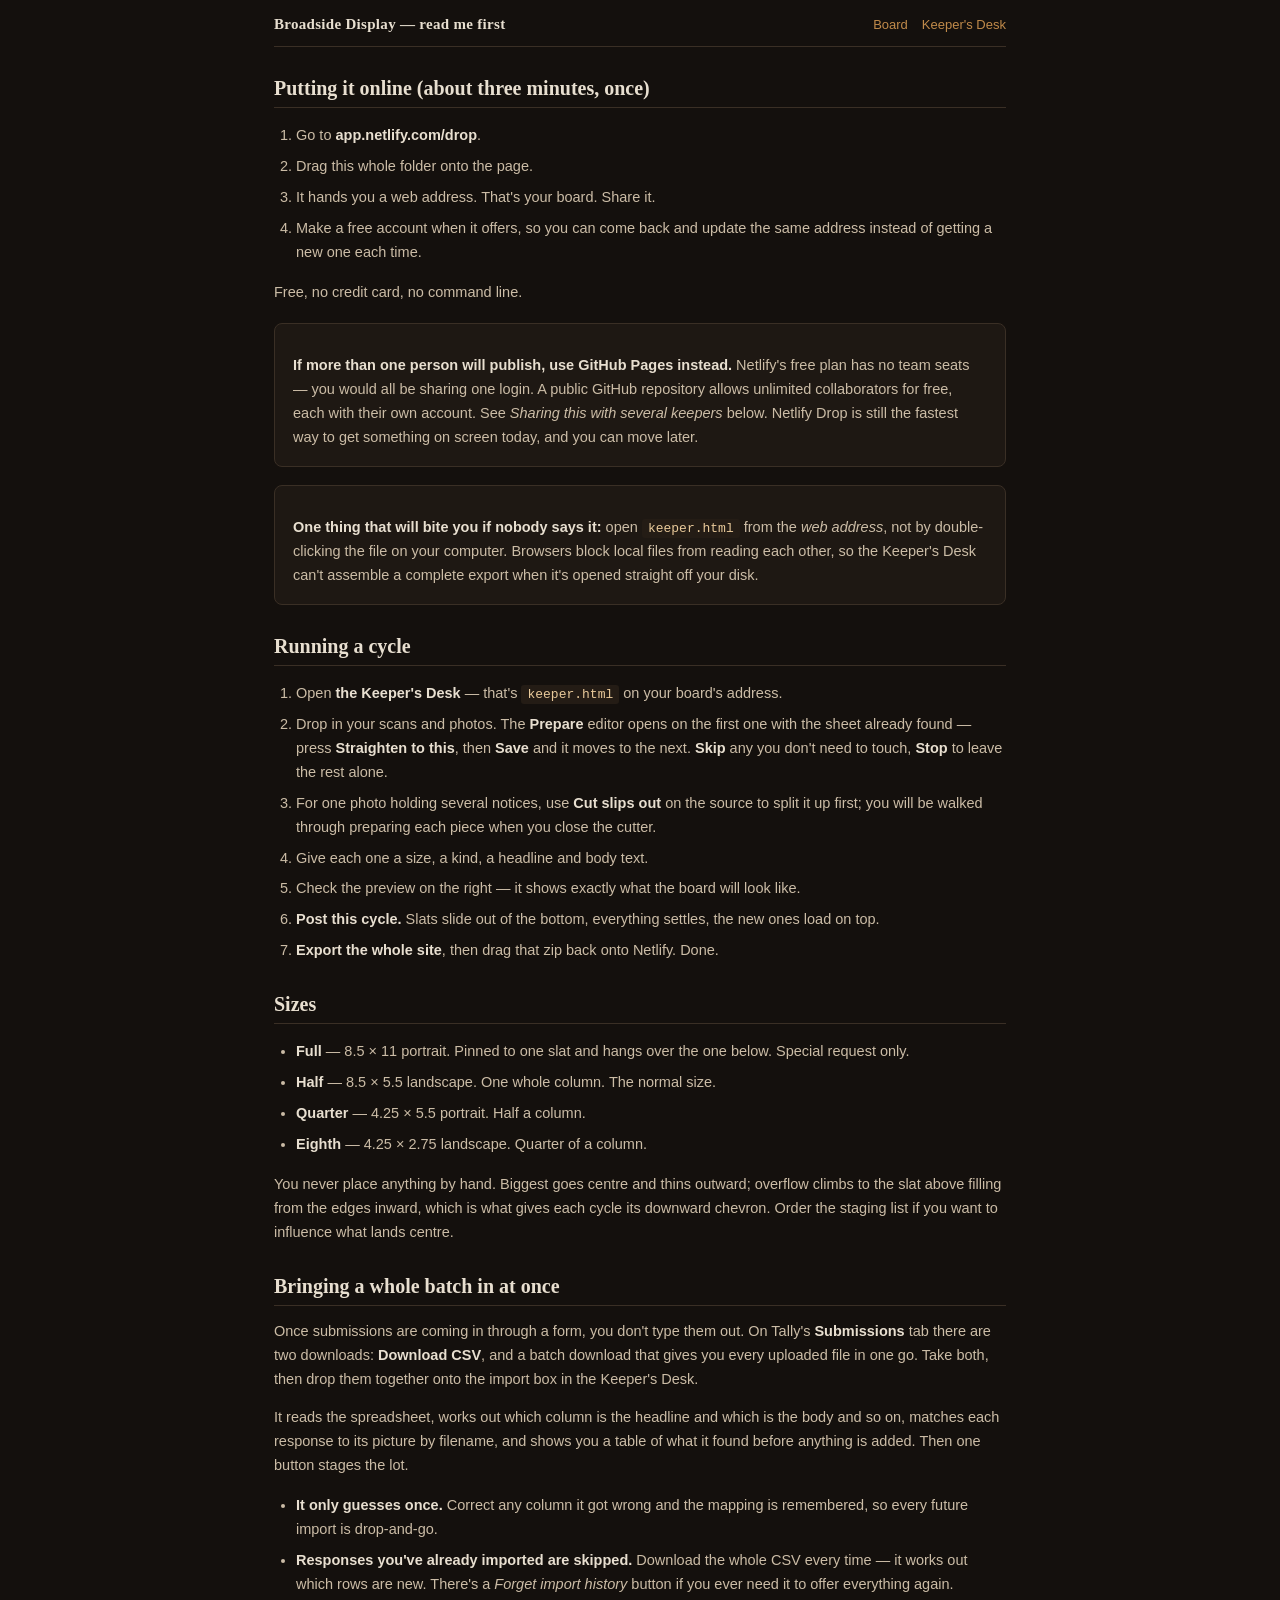
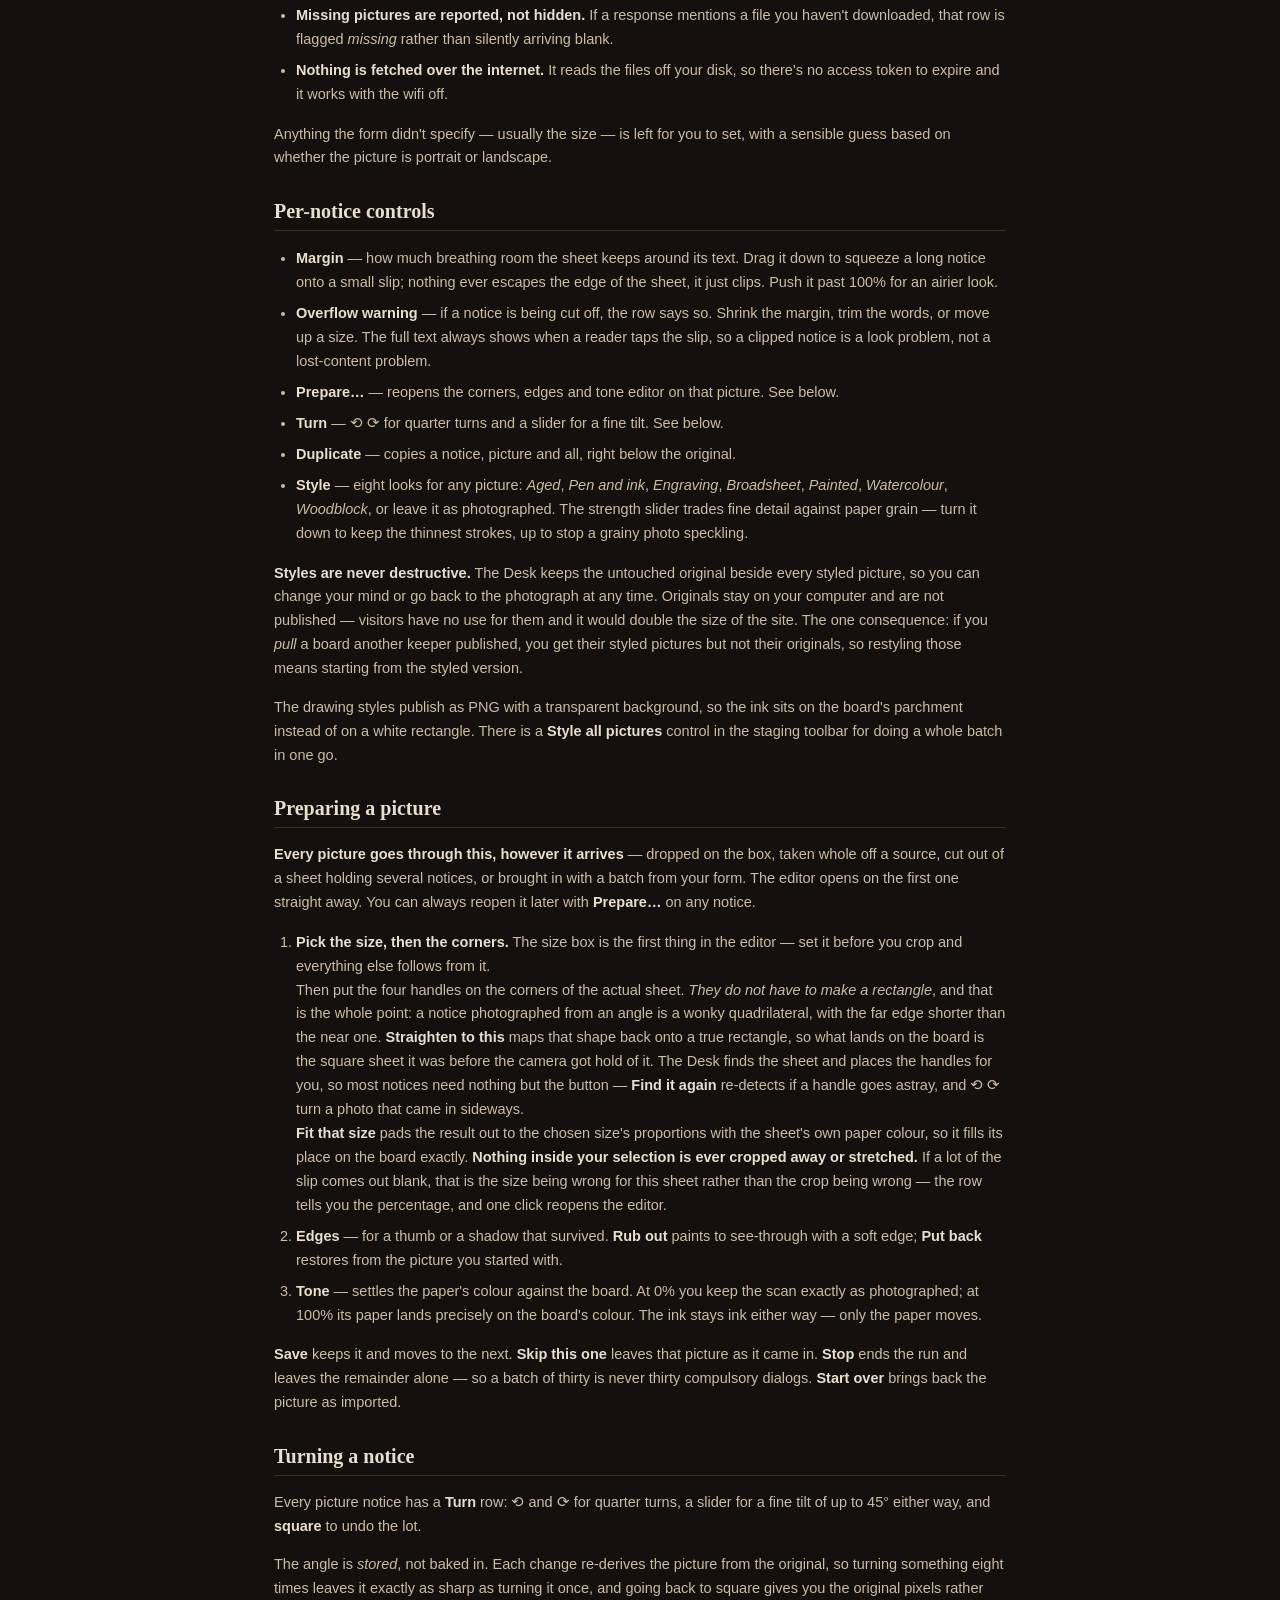
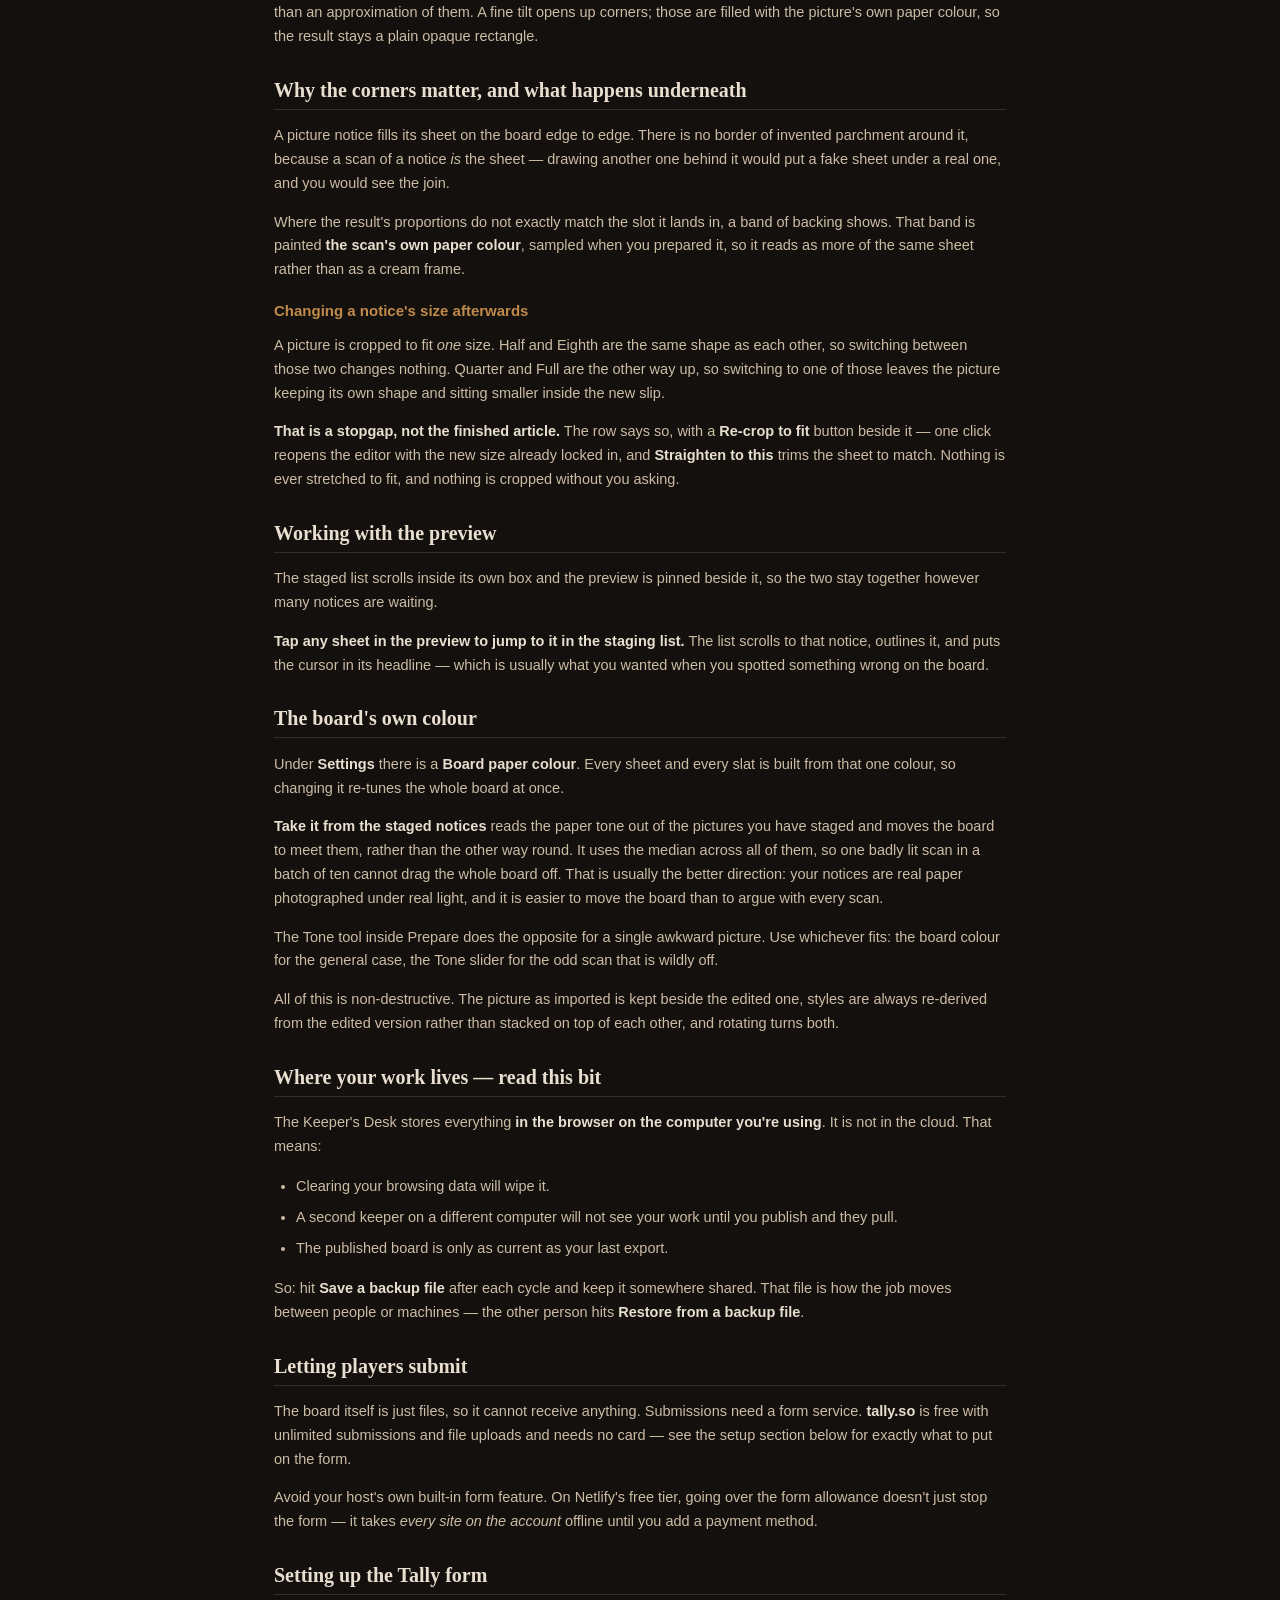
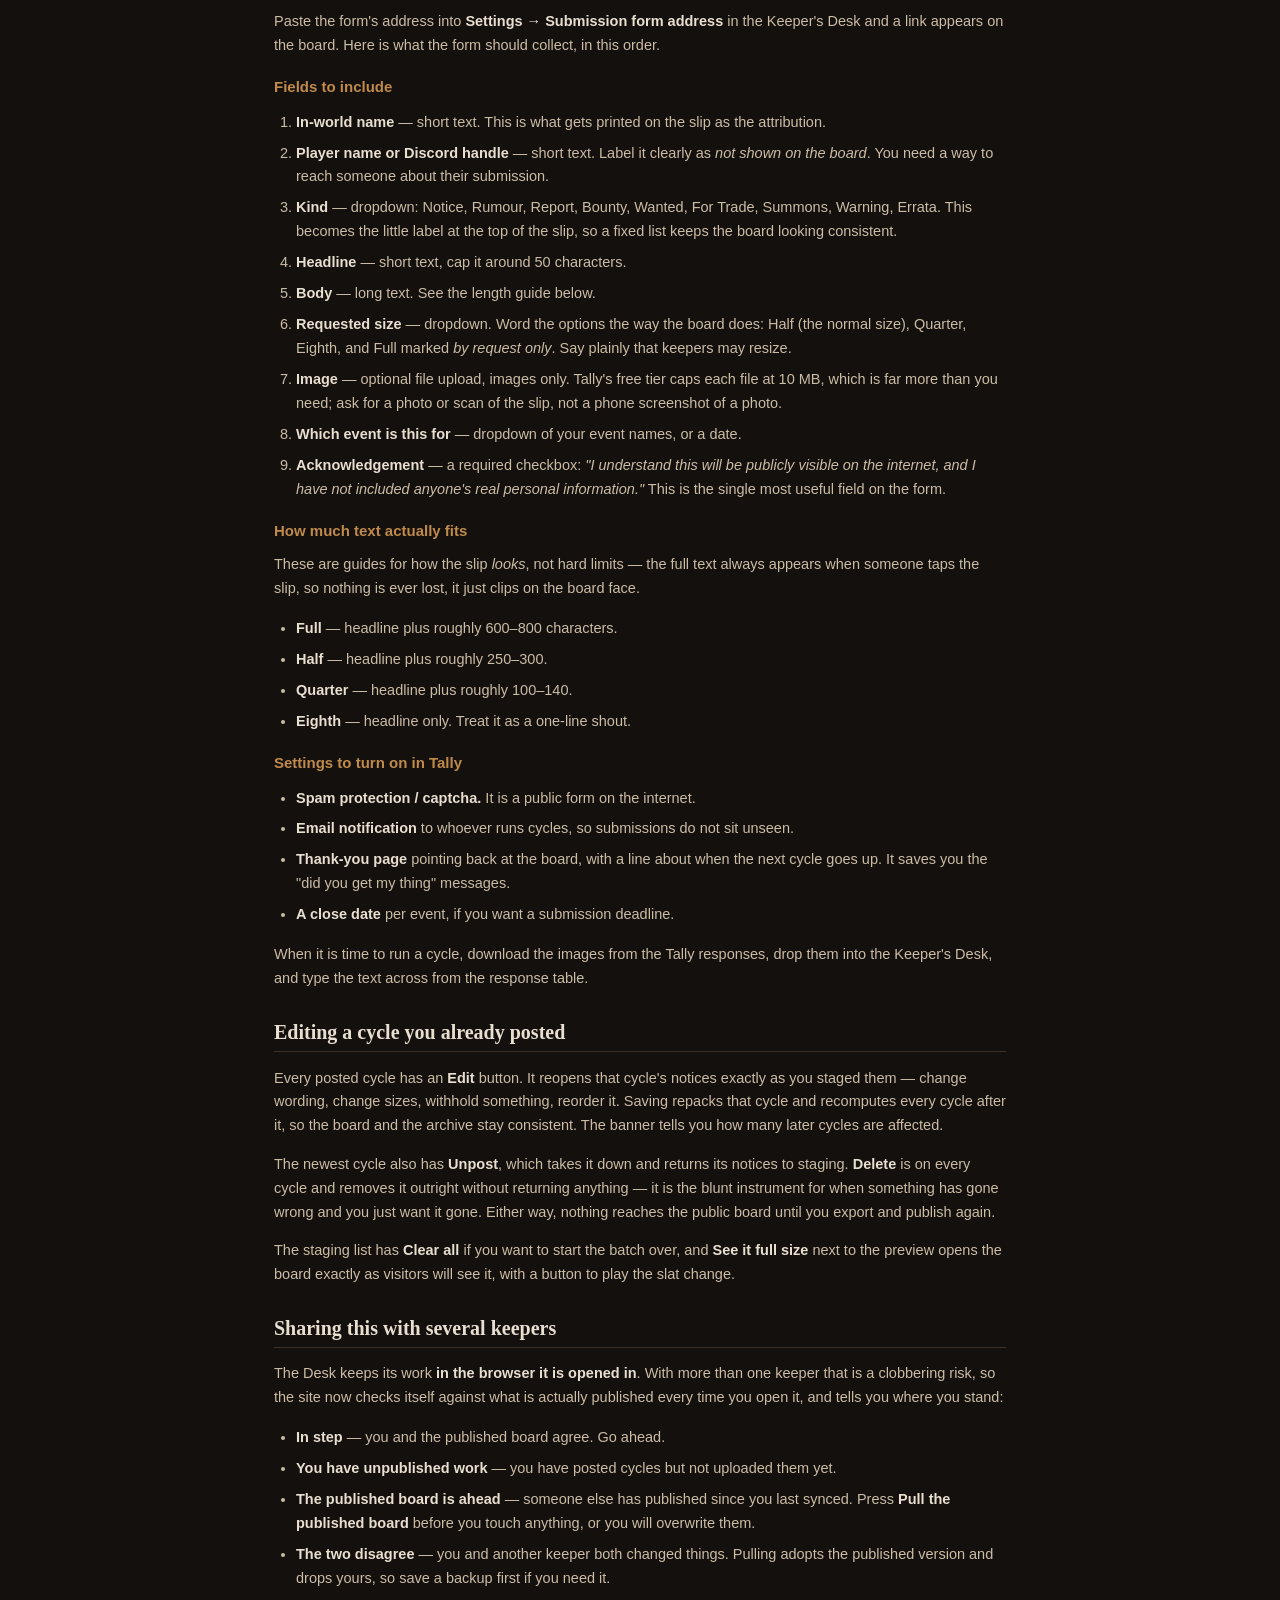
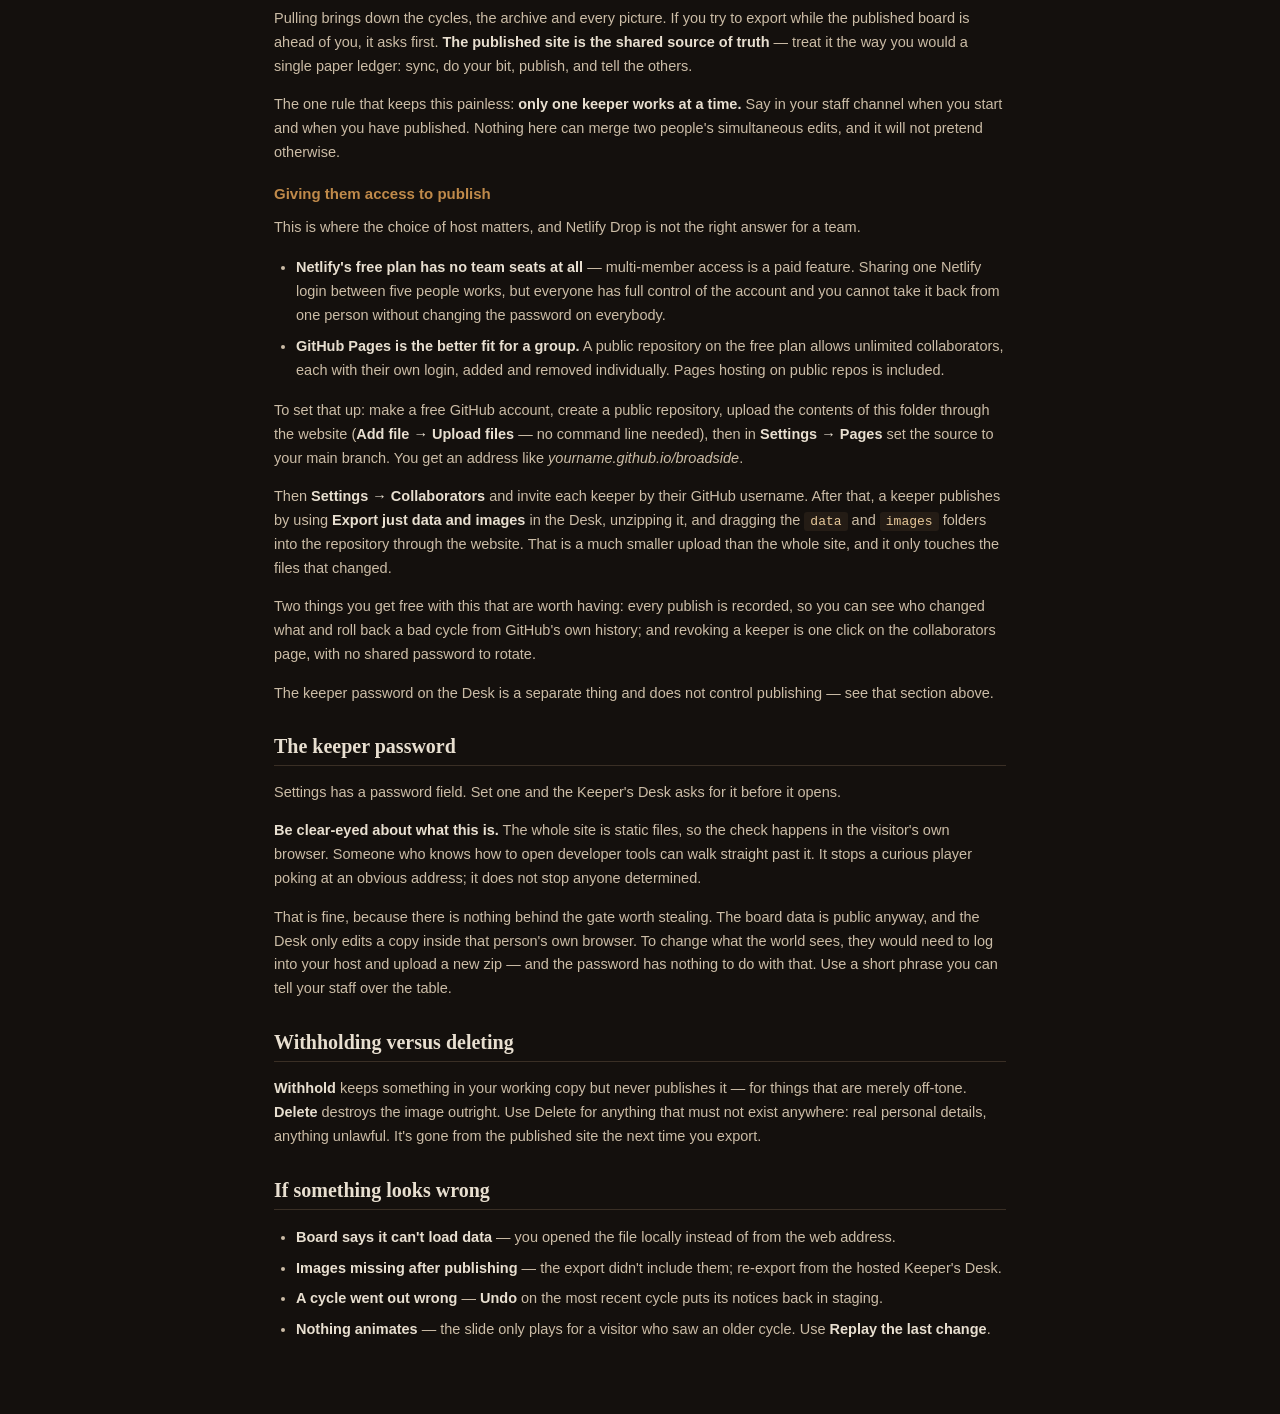
<file: READ-ME-FIRST.html>
<!DOCTYPE html>
<html lang="en">
<head>
<meta charset="utf-8">
<meta name="viewport" content="width=device-width, initial-scale=1">
<title>Read me first · Broadside Display</title>
<link rel="stylesheet" href="assets/style.css">
<script src="assets/viewport.js"></script>
<style>
  .doc{ max-width:760px; }
  .doc h2{ font-family:var(--serif); font-size:20px; margin:30px 0 10px; color:var(--text);
           border-bottom:1px solid var(--line); padding-bottom:7px; }
  .doc h3{ font-size:15px; margin:20px 0 7px; color:var(--accent); }
  .doc p, .doc li{ font-size:14.5px; line-height:1.65; color:#cbbca6; }
  .doc ol, .doc ul{ padding-left:22px; }
  .doc li{ margin-bottom:7px; }
  .doc b, .doc strong{ color:var(--text); }
  .doc code{ background:#241c15; padding:2px 6px; border-radius:3px; font-size:13px; color:#e8c99a; }
  .big{ background:var(--panel); border:1px solid var(--line); border-radius:8px;
        padding:16px 18px; margin:18px 0; }
  .big p:last-child{ margin-bottom:0; }
</style>
</head>
<body>
<div class="wrap doc">

  <header class="mast">
    <h1>Broadside Display — read me first</h1>
    <nav><a href="index.html">Board</a><a href="keeper.html">Keeper's Desk</a></nav>
  </header>

  <h2>Putting it online (about three minutes, once)</h2>
  <ol>
    <li>Go to <b>app.netlify.com/drop</b>.</li>
    <li>Drag this whole folder onto the page.</li>
    <li>It hands you a web address. That's your board. Share it.</li>
    <li>Make a free account when it offers, so you can come back and update the same address instead of getting a new one each time.</li>
  </ol>
  <p>Free, no credit card, no command line.</p>
  <div class="big">
    <p><b>If more than one person will publish, use GitHub Pages instead.</b> Netlify's free plan
       has no team seats — you would all be sharing one login. A public GitHub repository allows
       unlimited collaborators for free, each with their own account. See
       <em>Sharing this with several keepers</em> below. Netlify Drop is still the fastest way to
       get something on screen today, and you can move later.</p>
  </div>

  <div class="big">
    <p><b>One thing that will bite you if nobody says it:</b> open
    <code>keeper.html</code> from the <em>web address</em>, not by double-clicking the file on your
    computer. Browsers block local files from reading each other, so the Keeper's Desk can't
    assemble a complete export when it's opened straight off your disk.</p>
  </div>

  <h2>Running a cycle</h2>
  <ol>
    <li>Open <b>the Keeper's Desk</b> — that's <code>keeper.html</code> on your board's address.</li>
    <li>Drop in your scans and photos. The <b>Prepare</b> editor opens on the first one with the
        sheet already found — press <b>Straighten to this</b>, then <b>Save</b> and it moves to the
        next. <b>Skip</b> any you don't need to touch, <b>Stop</b> to leave the rest alone.</li>
    <li>For one photo holding several notices, use <b>Cut slips out</b> on the source to split it
        up first; you will be walked through preparing each piece when you close the cutter.</li>
    <li>Give each one a size, a kind, a headline and body text.</li>
    <li>Check the preview on the right — it shows exactly what the board will look like.</li>
    <li><b>Post this cycle.</b> Slats slide out of the bottom, everything settles, the new ones load on top.</li>
    <li><b>Export the whole site</b>, then drag that zip back onto Netlify. Done.</li>
  </ol>

  <h2>Sizes</h2>
  <ul>
    <li><b>Full</b> — 8.5 × 11 portrait. Pinned to one slat and hangs over the one below. Special request only.</li>
    <li><b>Half</b> — 8.5 × 5.5 landscape. One whole column. The normal size.</li>
    <li><b>Quarter</b> — 4.25 × 5.5 portrait. Half a column.</li>
    <li><b>Eighth</b> — 4.25 × 2.75 landscape. Quarter of a column.</li>
  </ul>
  <p>You never place anything by hand. Biggest goes centre and thins outward; overflow climbs to
     the slat above filling from the edges inward, which is what gives each cycle its downward
     chevron. Order the staging list if you want to influence what lands centre.</p>

  <h2>Bringing a whole batch in at once</h2>
  <p>Once submissions are coming in through a form, you don't type them out. On Tally's
     <b>Submissions</b> tab there are two downloads: <b>Download CSV</b>, and a batch download that
     gives you every uploaded file in one go. Take both, then drop them together onto the import
     box in the Keeper's Desk.</p>
  <p>It reads the spreadsheet, works out which column is the headline and which is the body and so
     on, matches each response to its picture by filename, and shows you a table of what it found
     before anything is added. Then one button stages the lot.</p>
  <ul>
    <li><b>It only guesses once.</b> Correct any column it got wrong and the mapping is remembered,
        so every future import is drop-and-go.</li>
    <li><b>Responses you've already imported are skipped.</b> Download the whole CSV every time —
        it works out which rows are new. There's a <em>Forget import history</em> button if you
        ever need it to offer everything again.</li>
    <li><b>Missing pictures are reported, not hidden.</b> If a response mentions a file you haven't
        downloaded, that row is flagged <em>missing</em> rather than silently arriving blank.</li>
    <li><b>Nothing is fetched over the internet.</b> It reads the files off your disk, so there's
        no access token to expire and it works with the wifi off.</li>
  </ul>
  <p>Anything the form didn't specify — usually the size — is left for you to set, with a sensible
     guess based on whether the picture is portrait or landscape.</p>

  <h2>Per-notice controls</h2>
  <ul>
    <li><b>Margin</b> — how much breathing room the sheet keeps around its text.
        Drag it down to squeeze a long notice onto a small slip; nothing ever escapes the
        edge of the sheet, it just clips. Push it past 100% for an airier look.</li>
    <li><b>Overflow warning</b> — if a notice is being cut off, the row says so. Shrink the
        margin, trim the words, or move up a size. The full text always shows when a reader
        taps the slip, so a clipped notice is a look problem, not a lost-content problem.</li>
    <li><b>Prepare…</b> — reopens the corners, edges and tone editor on that picture. See below.</li>
    <li><b>Turn</b> — ⟲ ⟳ for quarter turns and a slider for a fine tilt. See below.</li>
    <li><b>Duplicate</b> — copies a notice, picture and all, right below the original.</li>
    <li><b>Style</b> — eight looks for any picture: <em>Aged</em>, <em>Pen and ink</em>,
        <em>Engraving</em>, <em>Broadsheet</em>, <em>Painted</em>, <em>Watercolour</em>,
        <em>Woodblock</em>, or leave it as photographed. The strength slider trades fine
        detail against paper grain — turn it down to keep the thinnest strokes, up to stop
        a grainy photo speckling.</li>
  </ul>
  <p><b>Styles are never destructive.</b> The Desk keeps the untouched original beside every
     styled picture, so you can change your mind or go back to the photograph at any time.
     Originals stay on your computer and are not published — visitors have no use for them
     and it would double the size of the site. The one consequence: if you <em>pull</em> a board
     another keeper published, you get their styled pictures but not their originals, so
     restyling those means starting from the styled version.</p>
  <p>The drawing styles publish as PNG with a transparent background, so the ink sits on the
     board's parchment instead of on a white rectangle. There is a <b>Style all pictures</b>
     control in the staging toolbar for doing a whole batch in one go.</p>

  <h2>Preparing a picture</h2>
  <p><b>Every picture goes through this, however it arrives</b> — dropped on the box, taken whole
     off a source, cut out of a sheet holding several notices, or brought in with a batch from
     your form. The editor opens on the first one straight away. You can always reopen it later
     with <b>Prepare…</b> on any notice.</p>
  <ol class="steps">
    <li><b>Pick the size, then the corners.</b> The size box is the first thing in the editor —
        set it before you crop and everything else follows from it.
        <br>Then put the four handles on the corners of the actual sheet. <em>They do not have to
        make a rectangle</em>, and that is the whole point: a notice photographed from an angle is
        a wonky quadrilateral, with the far edge shorter than the near one. <b>Straighten to this</b>
        maps that shape back onto a true rectangle, so what lands on the board is the square sheet
        it was before the camera got hold of it. The Desk finds the sheet and places the handles for
        you, so most notices need nothing but the button — <b>Find it again</b> re-detects if a
        handle goes astray, and ⟲ ⟳ turn a photo that came in sideways.
        <br><b>Fit that size</b> pads the result out to the chosen size's proportions with the
        sheet's own paper colour, so it fills its place on the board exactly.
        <b>Nothing inside your selection is ever cropped away or stretched.</b> If a lot of the
        slip comes out blank, that is the size being wrong for this sheet rather than the crop
        being wrong — the row tells you the percentage, and one click reopens the editor.</li>
    <li><b>Edges</b> — for a thumb or a shadow that survived. <b>Rub out</b> paints to see-through
        with a soft edge; <b>Put back</b> restores from the picture you started with.</li>
    <li><b>Tone</b> — settles the paper's colour against the board. At 0% you keep the scan exactly
        as photographed; at 100% its paper lands precisely on the board's colour. The ink stays ink
        either way — only the paper moves.</li>
  </ol>
  <p><b>Save</b> keeps it and moves to the next. <b>Skip this one</b> leaves that picture as it came
     in. <b>Stop</b> ends the run and leaves the remainder alone — so a batch of thirty is never
     thirty compulsory dialogs. <b>Start over</b> brings back the picture as imported.</p>

  <h2>Turning a notice</h2>
  <p>Every picture notice has a <b>Turn</b> row: ⟲ and ⟳ for quarter turns, a slider for a fine
     tilt of up to 45° either way, and <b>square</b> to undo the lot.</p>
  <p>The angle is <em>stored</em>, not baked in. Each change re-derives the picture from the
     original, so turning something eight times leaves it exactly as sharp as turning it once, and
     going back to square gives you the original pixels rather than an approximation of them.
     A fine tilt opens up corners; those are filled with the picture's own paper colour, so the
     result stays a plain opaque rectangle.</p>

  <h2>Why the corners matter, and what happens underneath</h2>
  <p>A picture notice fills its sheet on the board edge to edge. There is no border of invented
     parchment around it, because a scan of a notice <em>is</em> the sheet — drawing another one
     behind it would put a fake sheet under a real one, and you would see the join.</p>
  <p>Where the result's proportions do not exactly match the slot it lands in, a band of backing
     shows. That band is painted <b>the scan's own paper colour</b>, sampled when you prepared it,
     so it reads as more of the same sheet rather than as a cream frame.</p>
  <h3>Changing a notice's size afterwards</h3>
  <p>A picture is cropped to fit <em>one</em> size. Half and Eighth are the same shape as each
     other, so switching between those two changes nothing. Quarter and Full are the other way up,
     so switching to one of those leaves the picture keeping its own shape and sitting smaller
     inside the new slip.</p>
  <p><b>That is a stopgap, not the finished article.</b> The row says so, with a <b>Re-crop to
     fit</b> button beside it — one click reopens the editor with the new size already locked in,
     and <b>Straighten to this</b> trims the sheet to match. Nothing is ever stretched to fit, and
     nothing is cropped without you asking.</p>

  <h2>Working with the preview</h2>
  <p>The staged list scrolls inside its own box and the preview is pinned beside it, so the two
     stay together however many notices are waiting.</p>
  <p><b>Tap any sheet in the preview to jump to it in the staging list.</b> The list scrolls to that
     notice, outlines it, and puts the cursor in its headline — which is usually what you wanted
     when you spotted something wrong on the board.</p>

  <h2>The board's own colour</h2>
  <p>Under <b>Settings</b> there is a <b>Board paper colour</b>. Every sheet and every slat is
     built from that one colour, so changing it re-tunes the whole board at once.</p>
  <p><b>Take it from the staged notices</b> reads the paper tone out of the pictures you have
     staged and moves the board to meet them, rather than the other way round. It uses the median
     across all of them, so one badly lit scan in a batch of ten cannot drag the whole board off.
     That is usually the better direction: your notices are real paper photographed under real
     light, and it is easier to move the board than to argue with every scan.</p>
  <p>The Tone tool inside Prepare does the opposite for a single awkward picture. Use whichever
     fits: the board colour for the general case, the Tone slider for the odd scan that is
     wildly off.</p>
  <p>All of this is non-destructive. The picture as imported is kept beside the edited one, styles
     are always re-derived from the edited version rather than stacked on top of each other, and
     rotating turns both.</p>

  <h2>Where your work lives — read this bit</h2>
  <p>The Keeper's Desk stores everything <b>in the browser on the computer you're using</b>. It is
     not in the cloud. That means:</p>
  <ul>
    <li>Clearing your browsing data will wipe it.</li>
    <li>A second keeper on a different computer will not see your work until you publish and
        they pull.</li>
    <li>The published board is only as current as your last export.</li>
  </ul>
  <p>So: hit <b>Save a backup file</b> after each cycle and keep it somewhere shared. That file is
     how the job moves between people or machines — the other person hits <b>Restore from a backup
     file</b>.</p>

  <h2>Letting players submit</h2>
  <p>The board itself is just files, so it cannot receive anything. Submissions need a form service.
     <b>tally.so</b> is free with unlimited submissions and file uploads and needs no card — see
     the setup section below for exactly what to put on the form.</p>
  <p>Avoid your host's own built-in form feature. On Netlify's free tier, going over the form
     allowance doesn't just stop the form — it takes <em>every site on the account</em> offline until
     you add a payment method.</p>


  <h2>Setting up the Tally form</h2>
  <p>Paste the form's address into <b>Settings → Submission form address</b> in the Keeper's Desk
     and a link appears on the board. Here is what the form should collect, in this order.</p>

  <h3>Fields to include</h3>
  <ol>
    <li><b>In-world name</b> — short text. This is what gets printed on the slip as the attribution.</li>
    <li><b>Player name or Discord handle</b> — short text. Label it clearly as
        <em>not shown on the board</em>. You need a way to reach someone about their submission.</li>
    <li><b>Kind</b> — dropdown: Notice, Rumour, Report, Bounty, Wanted, For Trade, Summons,
        Warning, Errata. This becomes the little label at the top of the slip, so a fixed list
        keeps the board looking consistent.</li>
    <li><b>Headline</b> — short text, cap it around 50 characters.</li>
    <li><b>Body</b> — long text. See the length guide below.</li>
    <li><b>Requested size</b> — dropdown. Word the options the way the board does:
        Half (the normal size), Quarter, Eighth, and Full marked <em>by request only</em>.
        Say plainly that keepers may resize.</li>
    <li><b>Image</b> — optional file upload, images only. Tally's free tier caps each file at 10 MB,
        which is far more than you need; ask for a photo or scan of the slip, not a phone
        screenshot of a photo.</li>
    <li><b>Which event is this for</b> — dropdown of your event names, or a date.</li>
    <li><b>Acknowledgement</b> — a required checkbox: <em>"I understand this will be publicly
        visible on the internet, and I have not included anyone's real personal information."</em>
        This is the single most useful field on the form.</li>
  </ol>

  <h3>How much text actually fits</h3>
  <p>These are guides for how the slip <em>looks</em>, not hard limits — the full text always
     appears when someone taps the slip, so nothing is ever lost, it just clips on the board face.</p>
  <ul>
    <li><b>Full</b> — headline plus roughly 600–800 characters.</li>
    <li><b>Half</b> — headline plus roughly 250–300.</li>
    <li><b>Quarter</b> — headline plus roughly 100–140.</li>
    <li><b>Eighth</b> — headline only. Treat it as a one-line shout.</li>
  </ul>

  <h3>Settings to turn on in Tally</h3>
  <ul>
    <li><b>Spam protection / captcha.</b> It is a public form on the internet.</li>
    <li><b>Email notification</b> to whoever runs cycles, so submissions do not sit unseen.</li>
    <li><b>Thank-you page</b> pointing back at the board, with a line about when the next
        cycle goes up. It saves you the "did you get my thing" messages.</li>
    <li><b>A close date</b> per event, if you want a submission deadline.</li>
  </ul>
  <p>When it is time to run a cycle, download the images from the Tally responses, drop them into
     the Keeper's Desk, and type the text across from the response table.</p>

  <h2>Editing a cycle you already posted</h2>
  <p>Every posted cycle has an <b>Edit</b> button. It reopens that cycle's notices exactly as you
     staged them — change wording, change sizes, withhold something, reorder it. Saving repacks
     that cycle and recomputes every cycle after it, so the board and the archive stay consistent.
     The banner tells you how many later cycles are affected.</p>
  <p>The newest cycle also has <b>Unpost</b>, which takes it down and returns its notices to
     staging. <b>Delete</b> is on every cycle and removes it outright without returning anything —
     it is the blunt instrument for when something has gone wrong and you just want it gone.
     Either way, nothing reaches the public board until you export and publish again.</p>
  <p>The staging list has <b>Clear all</b> if you want to start the batch over, and
     <b>See it full size</b> next to the preview opens the board exactly as visitors will see it,
     with a button to play the slat change.</p>


  <h2>Sharing this with several keepers</h2>
  <p>The Desk keeps its work <b>in the browser it is opened in</b>. With more than one keeper that
     is a clobbering risk, so the site now checks itself against what is actually published every
     time you open it, and tells you where you stand:</p>
  <ul>
    <li><b>In step</b> — you and the published board agree. Go ahead.</li>
    <li><b>You have unpublished work</b> — you have posted cycles but not uploaded them yet.</li>
    <li><b>The published board is ahead</b> — someone else has published since you last synced.
        Press <b>Pull the published board</b> before you touch anything, or you will overwrite them.</li>
    <li><b>The two disagree</b> — you and another keeper both changed things. Pulling adopts the
        published version and drops yours, so save a backup first if you need it.</li>
  </ul>
  <p>Pulling brings down the cycles, the archive and every picture. If you try to export while the
     published board is ahead of you, it asks first. <b>The published site is the shared source of
     truth</b> — treat it the way you would a single paper ledger: sync, do your bit, publish,
     and tell the others.</p>
  <p>The one rule that keeps this painless: <b>only one keeper works at a time.</b> Say in your
     staff channel when you start and when you have published. Nothing here can merge two people's
     simultaneous edits, and it will not pretend otherwise.</p>

  <h3>Giving them access to publish</h3>
  <p>This is where the choice of host matters, and Netlify Drop is not the right answer for a team.</p>
  <ul>
    <li><b>Netlify's free plan has no team seats at all</b> — multi-member access is a paid feature.
        Sharing one Netlify login between five people works, but everyone has full control of the
        account and you cannot take it back from one person without changing the password on
        everybody.</li>
    <li><b>GitHub Pages is the better fit for a group.</b> A public repository on the free plan
        allows unlimited collaborators, each with their own login, added and removed individually.
        Pages hosting on public repos is included.</li>
  </ul>
  <p>To set that up: make a free GitHub account, create a public repository, upload the contents of
     this folder through the website (<b>Add file → Upload files</b> — no command line needed), then
     in <b>Settings → Pages</b> set the source to your main branch. You get an address like
     <em>yourname.github.io/broadside</em>.</p>
  <p>Then <b>Settings → Collaborators</b> and invite each keeper by their GitHub username.
     After that, a keeper publishes by using <b>Export just data and images</b> in the Desk,
     unzipping it, and dragging the <code>data</code> and <code>images</code> folders into the
     repository through the website. That is a much smaller upload than the whole site, and it
     only touches the files that changed.</p>
  <p>Two things you get free with this that are worth having: every publish is recorded, so you can
     see who changed what and roll back a bad cycle from GitHub's own history; and revoking a
     keeper is one click on the collaborators page, with no shared password to rotate.</p>
  <p>The keeper password on the Desk is a separate thing and does not control publishing —
     see that section above.</p>

  <h2>The keeper password</h2>
  <p>Settings has a password field. Set one and the Keeper's Desk asks for it before it opens.</p>
  <p><b>Be clear-eyed about what this is.</b> The whole site is static files, so the check happens
     in the visitor's own browser. Someone who knows how to open developer tools can walk straight
     past it. It stops a curious player poking at an obvious address; it does not stop anyone
     determined.</p>
  <p>That is fine, because there is nothing behind the gate worth stealing. The board data is public
     anyway, and the Desk only edits a copy inside that person's own browser. To change what the
     world sees, they would need to log into your host and upload a new zip — and the password has
     nothing to do with that. Use a short phrase you can tell your staff over the table.</p>

  <h2>Withholding versus deleting</h2>
  <p><b>Withhold</b> keeps something in your working copy but never publishes it — for things that
     are merely off-tone. <b>Delete</b> destroys the image outright. Use Delete for anything that
     must not exist anywhere: real personal details, anything unlawful. It's gone from the published
     site the next time you export.</p>

  <h2>If something looks wrong</h2>
  <ul>
    <li><b>Board says it can't load data</b> — you opened the file locally instead of from the web address.</li>
    <li><b>Images missing after publishing</b> — the export didn't include them; re-export from the hosted Keeper's Desk.</li>
    <li><b>A cycle went out wrong</b> — <b>Undo</b> on the most recent cycle puts its notices back in staging.</li>
    <li><b>Nothing animates</b> — the slide only plays for a visitor who saw an older cycle. Use <b>Replay the last change</b>.</li>
  </ul>

</div>
</body>
</html>
</file>
<file: assets/style.css>
/* ============================================================
   Codex Field Chronicles — Crossroads Chapter
   Broadside Display : shared styles
   ============================================================ */

:root{
  --rows: 6;
  --board-ar: 1.180556;          /* 42.5" wide ÷ 36" tall */

  --frame:      #4a3527;
  --frame-hi:   #6b4d38;
  --frame-lo:   #2e2018;
  --slat:       #d9cfba;
  --slat-2:     #cfc4ac;
  --dowel:      #d8c39a;

  --paper:      #efe6d0;
  --paper-2:    #e6dbc0;
  --ink:        #3b2f23;
  --ink-soft:   #6b5a45;

  --bg:         #14100d;
  --panel:      #1e1813;
  --line:       #3a2f25;
  --text:       #e8dfd0;
  --dim:        #a08f7a;
  --accent:     #c08a4a;

  --serif: ui-serif, Georgia, "Iowan Old Style", "Times New Roman", serif;
  --sans:  ui-sans-serif, -apple-system, BlinkMacSystemFont, "Segoe UI", Roboto, Helvetica, Arial, sans-serif;

  --nav: 214px;                  /* side rail width on wide screens */
  --railmin: 26px;               /* minimum brown bar above and below */
}

*{ box-sizing:border-box; }
/* Any rule that sets a display beats the hidden attribute, so an element
   toggled with .hidden quietly stays on screen. This has now caught the
   password gate, the Prepare tool panels, the edit banner and the Remove
   password button — so settle it once, for everything. */
[hidden]{ display:none !important; }
html,body{
  margin:0; padding:0; background:var(--bg); color:var(--text);
  font-family:var(--sans); -webkit-text-size-adjust:100%;
}
a{ color:var(--accent); }

/* ============================================================
   FULL-VIEWPORT STAGE
   The prop is exactly as wide as the field. Brown rails above and
   below stretch to eat any leftover height. Leftover WIDTH is not
   brown — it is where the navigation lives.
   ============================================================ */
/* --vpw / --vph are the measured visual viewport, published by viewport.js.
   The 100vw/100dvh fallbacks keep this correct if that script never runs. */
body.stage-page{ height:var(--vph, 100dvh); overflow:hidden; }

.stage{
  height:var(--vph, 100dvh); width:var(--vpw, 100vw);
  display:flex; align-items:stretch; gap:0;
  overflow:hidden;
}

.siderail{
  flex:0 0 var(--nav); min-width:0;
  display:flex; flex-direction:column; gap:12px;
  padding:16px 14px; overflow:hidden;
}
.siderail.right{ align-items:stretch; }

.prop{
  flex:0 0 auto; margin:0 auto;
  display:flex; flex-direction:column; align-items:center;
  height:var(--vph, 100dvh);
  /* width is driven by whichever runs out first: the space between the
     rails, or the height available once the brown bars are allowed for.
     Named, because the field's height is derived from it — see below. */
  --propw: min(
    calc(var(--vpw, 100vw) - (var(--nav) * 2)),
    calc((var(--vph, 100dvh) - (var(--railmin) * 2)) * var(--board-ar))
  );
  width: var(--propw);
  background:linear-gradient(180deg,var(--frame-hi) 0%,var(--frame) 10%,var(--frame) 90%,var(--frame-lo) 100%);
  position:relative;
}
.prop::before{
  content:""; position:absolute; inset:0; pointer-events:none;
  background-image:repeating-linear-gradient(90deg,rgba(0,0,0,.055) 0 2px,transparent 2px 7px),
                   repeating-linear-gradient(0deg,rgba(255,255,255,.025) 0 1px,transparent 1px 5px);
  mix-blend-mode:multiply; opacity:.7;
}
.rail{
  flex:1 1 auto; min-height:var(--railmin); width:100%;
  position:relative; z-index:1;
}
.rail.top{ box-shadow:inset 0 -3px 8px -4px rgba(0,0,0,.7); }
.rail.bot{ box-shadow:inset 0 3px 8px -4px rgba(0,0,0,.7); }

/* The board's height is stated outright as well as implied by aspect-ratio.
   Deriving a flex item's height from its ratio is correct per spec and is
   the sort of thing a phone browser gets wrong after a rotation — and when
   it does, the board is not slightly off, it is visibly the wrong shape.
   Two independent ways of saying the same number costs nothing. */
/* Scoped to the stage, because the Keeper's Desk reuses .prop for a preview
   that is sized by its panel, not by the viewport — and --propw there is the
   full-screen figure, which made the preview board three times too tall. */
.stage > .prop > .field{ height: calc(var(--propw) / var(--board-ar)); }
.field{
  flex:0 0 auto; position:relative;
  width:100%; aspect-ratio:var(--board-ar);
  overflow:hidden; z-index:2;
  background:radial-gradient(120% 90% at 30% 15%,#d6cbb4 0%,#c9bda2 55%,#bcaf93 100%);
  box-shadow:0 0 0 1px rgba(0,0,0,.4) inset, 0 8px 22px -10px rgba(0,0,0,.7) inset,
             0 0 26px -8px rgba(0,0,0,.6);
}
.field::before{
  content:""; position:absolute; inset:0; pointer-events:none; z-index:0;
  background-image:
    radial-gradient(38px 26px at 12% 22%, rgba(120,100,72,.20), transparent 70%),
    radial-gradient(52px 34px at 74% 12%, rgba(120,100,72,.15), transparent 70%),
    radial-gradient(44px 30px at 42% 62%, rgba(120,100,72,.16), transparent 70%),
    radial-gradient(60px 40px at 88% 74%, rgba(120,100,72,.13), transparent 70%),
    radial-gradient(30px 22px at 22% 88%, rgba(120,100,72,.18), transparent 70%);
}

/* narrow screens: navigation folds into slim bars, board keeps full width */
@media (max-width: 860px){
  :root{ --nav: 0px; --railmin: 16px; }
  .stage{ flex-direction:column; }
  .siderail{
    flex:0 0 auto; width:100%; flex-direction:row; align-items:center;
    flex-wrap:wrap; gap:6px 12px; padding:7px 12px; overflow:hidden;
  }
  .prop{
    height:auto; flex:1 1 auto; min-height:0;
    /* --railsh is the measured height of the two stacked bars. It used to be
       a hard-coded 168px, which was wrong on any phone whose masthead
       wrapped differently and squeezed the board for no reason. */
    --propw: min(
      var(--vpw, 100vw),
      calc((var(--vph, 100dvh) - var(--railsh, 150px)) * var(--board-ar))
    );
    width: var(--propw);
  }
}

/* ---------- masthead in the rail ---------- */
/* One uniform size throughout, authored as separate lines. */
.brand{
  font-family:var(--serif);
  font-size:16px; line-height:1.4; letter-spacing:.015em;
  color:var(--text); font-weight:600; margin:0;
}
.brand .bline{ display:block; font-size:inherit; font-weight:inherit; }
@media (max-width:860px){
  .brand{ font-size:12.5px; line-height:1.3; flex:1 1 100%; }
  .brand .bline{ display:inline; }
  .brand .bline + .bline::before{ content:" "; }
}

.railnav{ display:flex; flex-direction:column; gap:7px; }
.railnav a{
  font-size:15px; text-decoration:none; color:var(--dim);
  border-left:2px solid transparent; padding-left:9px; padding-block:2px;
}
.railnav a:hover, .railnav a[aria-current]{ color:var(--text); border-left-color:var(--accent); }
@media (max-width:860px){
  .railnav{ flex-direction:row; gap:14px; }
  .railnav a{ border-left:0; padding-left:0; white-space:nowrap; font-size:13.5px; }
  .railnav a[aria-current]{ border-bottom:1px solid var(--accent); }
}

.railspace{ flex:1 1 auto; }
.railnote{ font-size:11px; color:var(--dim); line-height:1.55; }
@media (max-width:860px){ .railnote{ display:none; } }

/* A scrolling page (the archive, the read-me) that keeps the navigation in
   exactly the same screen position as the board, so it never jumps sides. */
.railpage{ display:flex; align-items:flex-start; min-height:100dvh; }
.railpage > .siderail.left{
  position:sticky; top:0; height:100dvh;
  flex:0 0 var(--nav); border-right:1px solid var(--line);
}
.railpage > .pagebody{ flex:1 1 auto; min-width:0; padding:20px 24px 64px; }
@media (max-width:860px){
  .railpage{ flex-direction:column; min-height:0; }
  .railpage > .siderail.left{
    position:static; height:auto; width:100%; flex:0 0 auto;
    border-right:0; border-bottom:1px solid var(--line);
  }
  .railpage > .pagebody{ padding:14px 14px 48px; }
}

/* ---------- slats ---------- */
.slats{ position:absolute; inset:0; z-index:1; }
.slat{
  position:absolute; left:0; width:100%; height:calc(100% / var(--rows));
  background:linear-gradient(180deg,rgba(255,255,255,.16),rgba(0,0,0,.05) 40%,rgba(0,0,0,.10)),
             linear-gradient(90deg,var(--slat) 0%,var(--slat-2) 45%,var(--slat) 100%);
  /* Edges are drawn as inset shadows, not borders. A real border would be
     subtracted from the content box, and slips are positioned as a
     percentage of it — 2px of border is nothing on a large board but 3.6%
     of a slat on a phone, which visibly skews the paper aspect ratio. */
  box-shadow: inset 0  1px 0 rgba(255,255,255,.22),
              inset 0 -1px 0 rgba(90,74,52,.55);
}
.slat.anim{ transition:transform 620ms cubic-bezier(.36,.06,.2,1); }
.slat::before{
  content:""; position:absolute; inset:0; pointer-events:none; opacity:.5;
  background-image:repeating-linear-gradient(102deg,rgba(120,100,70,.09) 0 1px,transparent 1px 4px),
                   repeating-linear-gradient(-14deg,rgba(140,120,88,.07) 0 1px,transparent 1px 6px);
}
.slat::after{
  content:""; position:absolute; inset:0; pointer-events:none; opacity:.55;
  background-image:repeating-linear-gradient(90deg,transparent 0 calc(20% - 2px),
    rgba(216,195,154,.85) calc(20% - 2px) calc(20% + 2px), transparent calc(20% + 2px) 20%);
}

/* ---------- slips ---------- */
/* the field is a container, so slip type scales with the board rather than
   staying a fixed pixel size on a huge monitor or a tiny phone */
.field{ container-type:inline-size; }

.slip{
  position:absolute; z-index:3; overflow:hidden; cursor:pointer;
  background:linear-gradient(158deg,var(--paper) 0%,var(--paper-2) 68%,#ddd0b2 100%);
  color:var(--ink); border-radius:1px;
  padding:calc(var(--pad,1) * 0.45cqi) calc(var(--pad,1) * 0.55cqi) calc(var(--pad,1) * 0.35cqi);
  box-shadow:0 2px 5px -1px rgba(40,28,14,.42), 0 0 0 .5px rgba(120,96,60,.35);
  font-family:var(--serif); line-height:1.2; transform-origin:50% 8%;
  -webkit-tap-highlight-color:transparent;
}
.slip:focus-visible{ outline:2px solid var(--accent); outline-offset:1px; }
.slip::before{
  content:""; position:absolute; inset:0; pointer-events:none;
  background-image:radial-gradient(10px 7px at 88% 12%,rgba(150,116,64,.16),transparent 70%),
                   radial-gradient(14px 9px at 8% 84%,rgba(150,116,64,.13),transparent 70%);
}
.slip::after{
  content:""; position:absolute; top:0.3cqi; left:50%;
  width:0.5cqi; height:0.5cqi; margin-left:-0.25cqi;
  border-radius:50%; background:radial-gradient(circle at 35% 30%,#b6552f,#6d2c14 70%);
  box-shadow:0 1px 2px rgba(0,0,0,.5);
}

.slip .kind{ display:block; font-family:var(--sans); font-size:0.72cqi; letter-spacing:.10em;
             text-transform:uppercase; color:var(--ink-soft);
             margin-top:calc(0.3cqi + var(--pad,1) * 0.7cqi); }
.slip .ttl{ display:block; font-weight:600; font-size:1.05cqi; margin-top:0.15cqi; overflow:hidden; }
.slip .body{ display:block; color:var(--ink-soft); font-size:0.85cqi; margin-top:0.25cqi; overflow:hidden; }
/* A notice with no kind has no kind line, and whatever comes first then has
   to hold the top margin itself — otherwise the title rides up under the pin,
   which is where the kind's margin used to keep it. */
.slip .ttl:first-child, .slip .body:first-child{
  margin-top:calc(0.3cqi + var(--pad,1) * 0.7cqi); }
.slip.sz-eighth .kind{ margin-top:calc(0.2cqi + var(--pad,1) * 0.4cqi); font-size:0.6cqi; }
.slip.sz-eighth .ttl:first-child, .slip.sz-eighth .body:first-child{
  margin-top:calc(0.2cqi + var(--pad,1) * 0.4cqi); }
.slip.sz-eighth .ttl{ font-size:0.78cqi; }
.slip.sz-eighth::after{ top:0.2cqi; width:0.4cqi; height:0.4cqi; margin-left:-0.2cqi; }

/* A scan of a notice IS the sheet, so it fills the slip edge to edge rather
   than floating inside a margin of invented parchment. The whole picture is
   always visible, never cropped and never stretched; where its proportions
   differ slightly from the slot, the backing shows — and that backing is the
   picture's OWN paper colour, sampled when it was prepared, so the join is
   invisible. --slip-paper falls back to the board's paper for anything
   imported before there was a sampler. */
.slip.has-img{ padding:0; background:var(--slip-paper, var(--paper)); }
.slip.has-img::before{ content:none; }     /* no fake foxing over a real photo */
.slip.has-img img{
  /* Width and height must be stated explicitly. For an absolutely positioned
     REPLACED element, `width:auto` resolves to the picture's intrinsic size
     rather than the inset box — so `inset` alone left every scan rendering at
     full pixel size inside a small slip, showing a blown-up corner of itself. */
  position:absolute;
  left:0; top:0; width:100%; height:100%;
  object-fit:contain; object-position:center;
}

/* ---------- cut-out notices ----------
   A scan that has been trimmed to the real outline of its paper needs no
   sheet drawn behind it: it IS the sheet. So the parchment gradient, the
   foxing, the hairline edge and the rectangular shadow all come off, and the
   shadow is cast by the picture's own alpha instead — a torn or skewed edge
   throws a torn or skewed shadow onto the slat. overflow must go visible or
   the slip's own box would clip that shadow away. */
.slip.bare{
  background:none;
  box-shadow:none;
  overflow:visible;
  padding:0;
}
.slip.bare::before{ content:none; }          /* no foxing on a real photograph */
.slip.bare img{
  left:0; top:0; width:100%; height:100%;
  filter:drop-shadow(0 2px 4px rgba(40,28,14,.45));
}
.slip.bare.drape img{
  filter:drop-shadow(0 2px 4px rgba(40,28,14,.45))
         drop-shadow(0 12px 18px rgba(40,28,14,.42));
}

/* a Full is pinned once, at the top, and hangs free over the slat below */
.slip.drape{
  box-shadow:0 2px 5px -1px rgba(40,28,14,.42),
             0 14px 22px -12px rgba(40,28,14,.55),
             0 0 0 .5px rgba(120,96,60,.35);
}
.slip .fold{
  position:absolute; left:0; right:0; top:50%; height:0.8cqi; transform:translateY(-50%);
  pointer-events:none;
  background:linear-gradient(180deg,rgba(70,52,28,0) 0%,rgba(70,52,28,.17) 44%,
             rgba(70,52,28,.20) 50%,rgba(255,255,255,.16) 58%,rgba(255,255,255,0) 100%);
}
.slip .fold::after{ content:""; position:absolute; left:2%; right:2%; top:50%; height:1px;
                    background:rgba(90,70,40,.28); }

.plexi{
  position:absolute; inset:0; z-index:20; pointer-events:none;
  background:linear-gradient(112deg,rgba(255,255,255,0) 34%,rgba(255,255,255,.13) 42%,
             rgba(255,255,255,.30) 45%,rgba(255,255,255,.06) 49%,rgba(255,255,255,0) 57%),
             linear-gradient(196deg,rgba(255,255,255,.10) 0%,rgba(255,255,255,0) 26%);
  box-shadow:0 0 0 1px rgba(255,255,255,.10) inset;
}

/* ============================================================
   READER — the zoomed sheet. Same aspect ratio as on the board.
   ============================================================ */
.reader{
  /* Above everything, including the Keeper's full-size preview (220) and the
     Prepare dialog (250). Below those, clicking a slip in the full preview
     opened the zoom behind it and nothing appeared until you closed out. */
  position:fixed; inset:0; z-index:400; display:none;
  background:rgba(10,7,5,.88); padding:clamp(12px,3vh,34px);
  align-items:center; justify-content:center;
}
.reader.open{ display:flex; }
.reader .sheet{
  position:relative;
  background:linear-gradient(158deg,var(--paper),var(--paper-2) 70%,#ddd0b2);
  color:var(--ink); font-family:var(--serif);
  border-radius:2px; box-shadow:0 24px 60px -18px rgba(0,0,0,.9);
  /* --ar is set per slip so the zoom matches the board exactly */
  aspect-ratio:var(--ar, 1.5455);
  width:min(calc(var(--vpw, 100vw) * .94),
            calc((var(--vph, 100dvh) - 2 * clamp(12px,3vh,34px)) * var(--ar, 1.5455)));
  max-height:calc(var(--vph, 100dvh) - 2 * clamp(12px,3vh,34px));
  display:flex; flex-direction:column;
  padding:clamp(14px,2.4vmin,26px);
  overflow:hidden;
}
.reader .sheet.scrolls{ overflow-y:auto; }
.reader .sheet img{
  flex:1 1 auto; min-height:0; width:100%; height:auto;
  object-fit:contain; object-position:center; display:block;
}
/* zoomed, a picture notice sits on its own paper colour too */
.reader .sheet.hasimg{ background:var(--slip-paper, var(--paper)); padding:0; }
.reader .sheet.hasimg .meta, .reader .sheet.hasimg h2, .reader .sheet.hasimg p{
  padding:0 clamp(10px,2vmin,20px);
}
/* zoomed cut-out: the photographed paper on the dark backdrop, its caption
   floating beneath it, and no invented sheet anywhere */
.reader .sheet.bare{
  background:none; box-shadow:none; padding:clamp(10px,2vmin,20px) 0 0;
}
.reader .sheet.bare img{ filter:drop-shadow(0 18px 40px rgba(0,0,0,.75)); }
.reader .sheet.bare .meta,
.reader .sheet.bare h2,
.reader .sheet.bare p{ color:#e8dfd0; order:2; text-align:center; }
.reader .sheet.bare .meta{ color:#b6a58c; margin:.7em 0 .2em; }

.reader .meta{ flex:0 0 auto; font-family:var(--sans); font-size:clamp(9px,1.3vmin,11px);
               letter-spacing:.12em; text-transform:uppercase; color:var(--ink-soft);
               margin-bottom:.5em; }
.reader h2{ flex:0 0 auto; margin:0 0 .4em; font-size:clamp(15px,3.1vmin,27px); font-weight:600; }
.reader p{ flex:0 1 auto; margin:0 0 .5em; overflow-y:auto;
           font-size:clamp(12px,1.9vmin,17px); line-height:1.55; white-space:pre-wrap; }
.reader .close{
  position:fixed; top:12px; right:14px; z-index:401;
  background:#2c231b; color:var(--text); border:1px solid var(--line);
  border-radius:5px; padding:9px 14px; font-size:14px; cursor:pointer;
}

/* ============================================================
   HISTORY CONTROL
   ============================================================ */
.history{ display:flex; flex-direction:column; gap:7px; }
.history .hrow{ display:flex; align-items:center; gap:6px; }
.history button{ padding:5px 9px; font-size:13px; line-height:1; }
.history input[type=range]{ width:100%; accent-color:var(--accent); margin:0; }
.history .hlabel{ font-size:11px; color:var(--dim); letter-spacing:.04em; }
.history .hlabel b{ color:var(--text); font-weight:600; }
@media (max-width:860px){
  .history{ flex-direction:row; align-items:center; flex-wrap:wrap;
            gap:6px 8px; flex:1 1 100%; }
  .history .hrow{ flex:0 0 auto; }
  .history input[type=range]{ width:auto; flex:1 1 70px; min-width:70px; }
  .history .hlabel{ flex:0 0 auto; }
  .history #replay{ flex:0 0 auto; }
}

/* ============================================================
   SIZE ICONS — the same sheet, with the relevant fraction inked
   ============================================================ */
.sizepick{ display:flex; gap:6px; flex-wrap:wrap; }
.sizepick label{
  position:relative; display:flex; flex-direction:column; align-items:center; gap:3px;
  padding:6px 8px 5px; border:1px solid var(--line); border-radius:5px;
  background:#181310; cursor:pointer; min-width:52px;
}
.sizepick label:hover{ background:#241c15; }
.sizepick input{ position:absolute; opacity:0; pointer-events:none; }
.sizepick label:has(input:checked){ border-color:var(--accent); background:#2a2015; }
.sizepick label:has(input:focus-visible){ outline:2px solid var(--accent); outline-offset:1px; }
.sizepick svg{ display:block; }
.sizepick .nm{ font-size:10px; color:var(--dim); letter-spacing:.04em; }
.sizepick label:has(input:checked) .nm{ color:var(--text); }
.sizepick svg .sheet{ fill:none; stroke:#9d8a6c; stroke-width:1.4; }
.sizepick svg .ink{ fill:#d8c39a; }
.sizepick label:has(input:checked) svg .ink{ fill:var(--accent); }
.sizepick label:has(input:checked) svg .sheet{ stroke:var(--accent); }

/* ---------- panels, buttons, generic ui ---------- */
.wrap{ max-width:1180px; margin:0 auto; padding:16px 14px 56px; }
.mast{ border-bottom:1px solid var(--line); padding-bottom:11px; margin-bottom:16px;
       display:flex; flex-wrap:wrap; align-items:baseline; gap:6px 16px; }
.mast h1{ font-family:var(--serif); font-size:15px; margin:0; font-weight:600; letter-spacing:.02em; }
.mast nav{ margin-left:auto; display:flex; gap:14px; font-size:13px; }
.mast nav a{ text-decoration:none; border-bottom:1px solid transparent; padding-bottom:2px; }
.mast nav a:hover, .mast nav a[aria-current]{ border-bottom-color:var(--accent); }

.panel{ background:var(--panel); border:1px solid var(--line); border-radius:6px; padding:14px; }
.panel h2{ font-size:11px; letter-spacing:.12em; text-transform:uppercase; color:var(--accent);
           margin:0 0 10px; font-weight:600; }
.panel h2:not(:first-child){ margin-top:18px; }

button, .btn{
  font-family:var(--sans); font-size:13.5px; cursor:pointer; border-radius:5px;
  background:#2c231b; color:var(--text); border:1px solid var(--line); padding:8px 12px;
  -webkit-tap-highlight-color:transparent;
}
button:hover, .btn:hover{ background:#382c21; }
button:disabled{ opacity:.45; cursor:not-allowed; }
button.primary{ background:linear-gradient(180deg,#8a5f2f,#6d4922); border-color:#9c6d38;
                color:#fdf6e7; font-weight:600; }
button.wide{ display:block; width:100%; }
button.danger{ border-color:#7a3b2a; color:#e6a48c; }

.row{ display:flex; gap:8px; flex-wrap:wrap; }
.muted{ color:var(--dim); font-size:12.5px; line-height:1.6; }
.note{ font-size:12.5px; color:var(--dim); line-height:1.6;
       border-left:2px solid var(--line); padding-left:11px; margin:16px 0 0; }
.warn{ color:#e0a05a; }
.err{ color:#e78d72; }

input[type=text], input[type=url], textarea, select{
  width:100%; background:#181310; color:var(--text);
  border:1px solid var(--line); border-radius:4px; padding:7px 9px;
  font-family:var(--sans); font-size:13.5px;
}
textarea{ min-height:70px; resize:vertical; line-height:1.5; }
label.fld{ display:block; margin-bottom:9px; font-size:12px; color:var(--dim); }
label.fld span{ display:block; margin-bottom:3px; }

@media (prefers-reduced-motion: reduce){
  .slat.anim{ transition:none !important; }
}

/* ============================================================
   A PHONE ON ITS SIDE
   Stacking the two navigation bars above and below the board is right on a
   tall screen and wrong on a short one: the bars eat the height, and the
   height is what the board's width is made of, so tipping a phone shrank
   the board to a third of the screen. On a short screen the bars go back
   to the sides, where they cost width — which a phone on its side has to
   spare — and the board gets the full height.

   The archive follows the same rule, because the navigation must never
   jump sides between one page and the next.
   Must come after the max-width:860px rules it overrides.
   ============================================================ */
@media (max-width: 860px) and (max-height: 560px){
  :root{ --nav: 96px; --railmin: 8px; }

  .siderail{
    flex:0 0 var(--nav); width:auto; flex-direction:column; align-items:stretch;
    flex-wrap:nowrap; gap:8px; padding:9px 10px;
  }
  .brand{ font-size:11px; line-height:1.35; flex:0 0 auto; }
  .brand .bline{ display:block; }
  .brand .bline + .bline::before{ content:none; }
  .railnav{ flex-direction:column; gap:5px; }
  .railnav a{
    font-size:12.5px; white-space:normal; border-left:2px solid transparent;
    padding-left:8px; border-bottom:0;
  }
  .railnav a[aria-current]{ border-left-color:var(--accent); border-bottom:0; }

  .stage{ flex-direction:row; align-items:stretch; }
  .prop{
    flex:0 0 auto; height:var(--vph, 100dvh); min-height:0;
    --propw: min(
      calc(var(--vpw, 100vw) - (var(--nav) * 2)),
      calc((var(--vph, 100dvh) - (var(--railmin) * 2)) * var(--board-ar))
    );
    width: var(--propw);
  }
  .history .hrow{ flex-wrap:wrap; }

  .railpage{ flex-direction:row; min-height:var(--vph, 100dvh); }
  .railpage > .siderail.left{
    position:sticky; top:0; height:var(--vph, 100dvh); width:auto;
    flex:0 0 var(--nav); border-right:1px solid var(--line); border-bottom:0;
  }
  .railpage > .pagebody{ padding:14px 16px 48px; }
}
</file>
